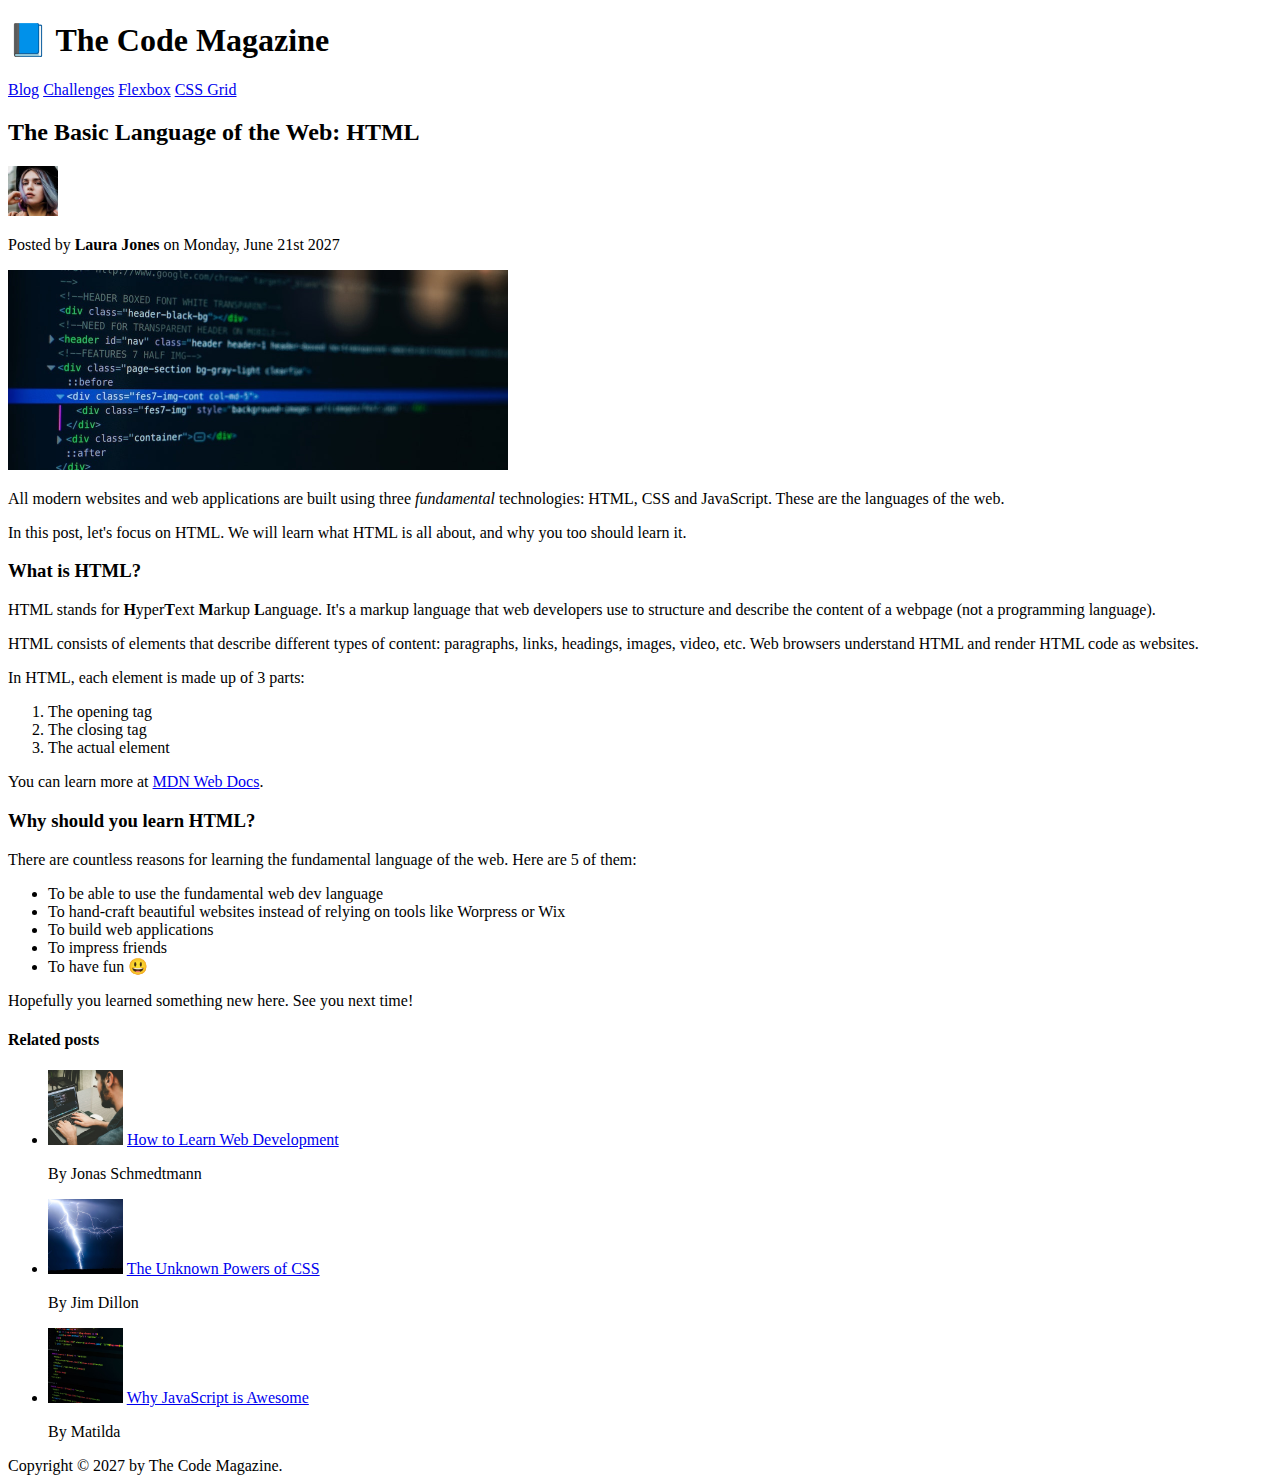
<file: 02-HTML-Fundamentals/index.html>
<!DOCTYPE html>
<html lang="en">
  <head>
    <meta charset="UTF-8" />
    <title>The Basic Language of the Web: HTML</title>
  </head>

  <body>
    <!--
    <h1>The Basic Language of the Web: HTML</h1>
    <h2>The Basic Language of the Web: HTML</h2>
    <h3>The Basic Language of the Web: HTML</h3>
    <h4>The Basic Language of the Web: HTML</h4>
    <h5>The Basic Language of the Web: HTML</h5>
    <h6>The Basic Language of the Web: HTML</h6>
    -->

    <header>
      <h1>📘 The Code Magazine</h1>

      <nav>
        <a href="blog.html">Blog</a>
        <a href="#">Challenges</a>
        <a href="#">Flexbox</a>
        <a href="#">CSS Grid</a>
      </nav>
    </header>

    <article>
      <header>
        <h2>The Basic Language of the Web: HTML</h2>

        <img
          src="img/laura-jones.jpg"
          alt="Headshot of Laura Jones"
          height="50"
          width="50"
        />

        <p>Posted by <strong>Laura Jones</strong> on Monday, June 21st 2027</p>

        <img
          src="img/post-img.jpg"
          alt="HTML code on a screen"
          width="500"
          height="200"
        />
      </header>

      <p>
        All modern websites and web applications are built using three
        <em>fundamental</em>
        technologies: HTML, CSS and JavaScript. These are the languages of the
        web.
      </p>

      <p>
        In this post, let's focus on HTML. We will learn what HTML is all about,
        and why you too should learn it.
      </p>

      <h3>What is HTML?</h3>
      <p>
        HTML stands for <strong>H</strong>yper<strong>T</strong>ext
        <strong>M</strong>arkup <strong>L</strong>anguage. It's a markup
        language that web developers use to structure and describe the content
        of a webpage (not a programming language).
      </p>
      <p>
        HTML consists of elements that describe different types of content:
        paragraphs, links, headings, images, video, etc. Web browsers understand
        HTML and render HTML code as websites.
      </p>
      <p>In HTML, each element is made up of 3 parts:</p>

      <ol>
        <li>The opening tag</li>
        <li>The closing tag</li>
        <li>The actual element</li>
      </ol>

      <p>
        You can learn more at
        <a
          href="https://developer.mozilla.org/en-US/docs/Web/HTML"
          target="_blank"
          >MDN Web Docs</a
        >.
      </p>

      <h3>Why should you learn HTML?</h3>

      <p>
        There are countless reasons for learning the fundamental language of the
        web. Here are 5 of them:
      </p>

      <ul>
        <li>To be able to use the fundamental web dev language</li>
        <li>
          To hand-craft beautiful websites instead of relying on tools like
          Worpress or Wix
        </li>
        <li>To build web applications</li>
        <li>To impress friends</li>
        <li>To have fun 😃</li>
      </ul>

      <p>Hopefully you learned something new here. See you next time!</p>
    </article>

    <aside>
      <h4>Related posts</h4>

      <ul>
        <li>
          <img
            src="img/related-1.jpg"
            alt="Person programming"
            width="75"
            width="75"
          />
          <a href="#">How to Learn Web Development</a>
          <p>By Jonas Schmedtmann</p>
        </li>
        <li>
          <img src="img/related-2.jpg" alt="Lightning" width="75" heigth="75" />
          <a href="#">The Unknown Powers of CSS</a>
          <p>By Jim Dillon</p>
        </li>
        <li>
          <img
            src="img/related-3.jpg"
            alt="JavaScript code on a screen"
            width="75"
            height="75"
          />
          <a href="#">Why JavaScript is Awesome</a>
          <p>By Matilda</p>
        </li>
      </ul>
    </aside>

    <footer>Copyright &copy; 2027 by The Code Magazine.</footer>
  </body>
</html>
</file>
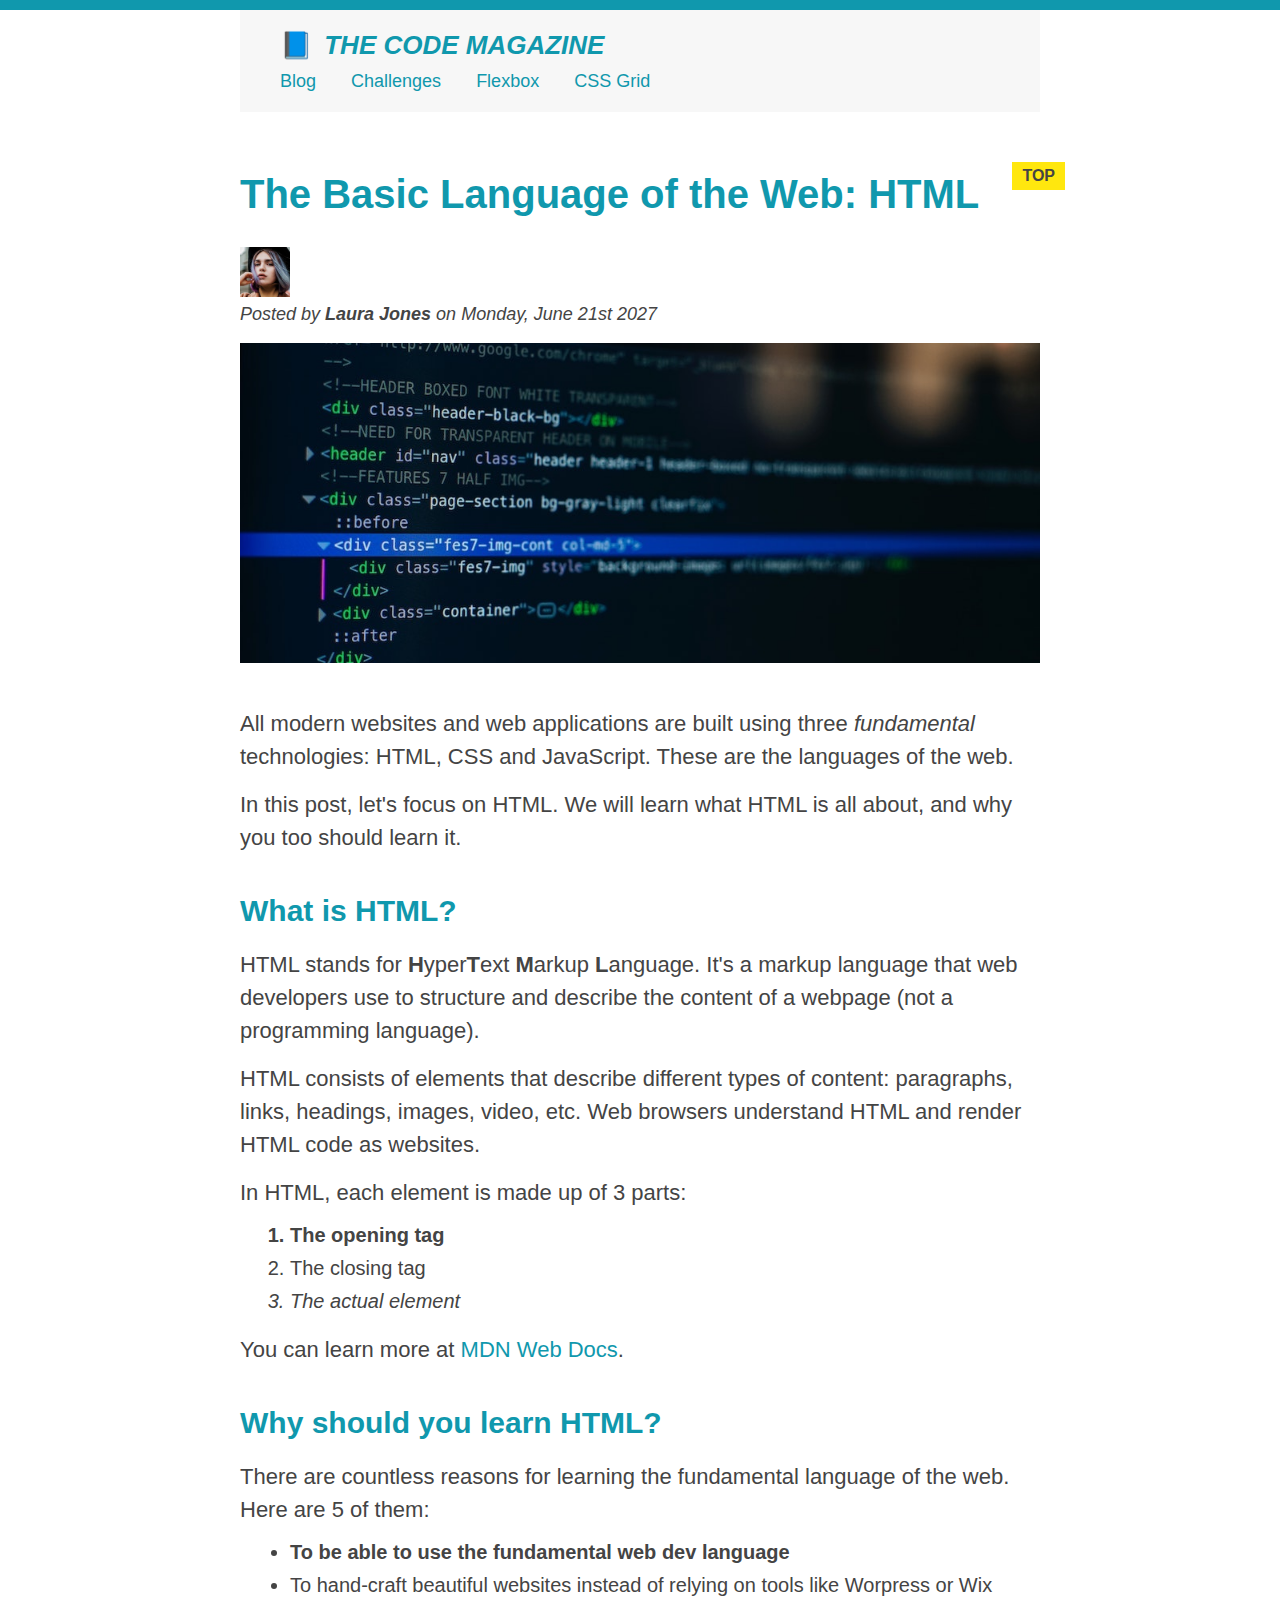
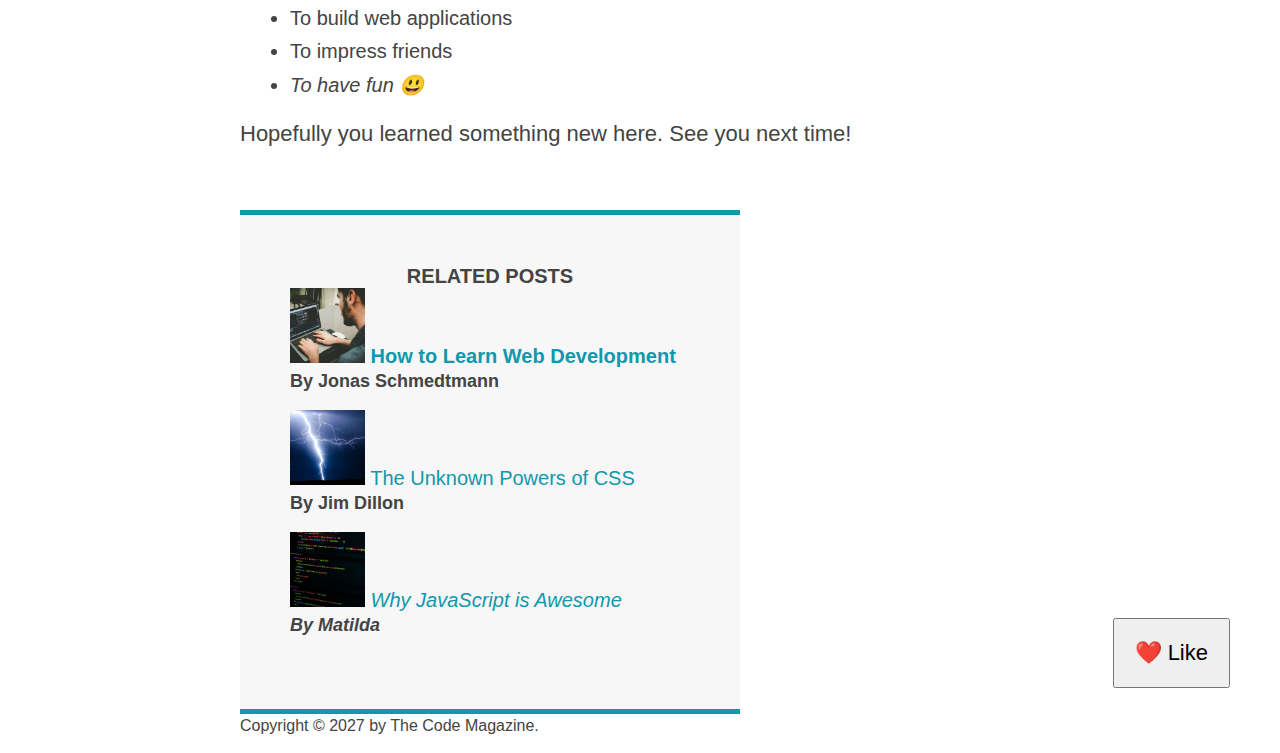
<file: 03-CSS-Fundamentals/index.html>
<!DOCTYPE html>
<html lang="en">
  <head>
    <meta charset="UTF-8" />
    <link href="style.css" rel="stylesheet" />

    <title>The Basic Language of the Web: HTML</title>
  </head>

  <body>
    <!--
    <h1>The Basic Language of the Web: HTML</h1>
    <h2>The Basic Language of the Web: HTML</h2>
    <h3>The Basic Language of the Web: HTML</h3>
    <h4>The Basic Language of the Web: HTML</h4>
    <h5>The Basic Language of the Web: HTML</h5>
    <h6>The Basic Language of the Web: HTML</h6>
    -->

    <div class="container">
      <header class="main-header">
        <h1>📘 The Code Magazine</h1>

        <nav>
          <!-- <strong>This is the navigation</strong> -->
          <a href="blog.html">Blog</a>
          <a href="#">Challenges</a>
          <a href="#">Flexbox</a>
          <a href="#">CSS Grid</a>
        </nav>
      </header>

      <article>
        <header class="post-header">
          <h2>The Basic Language of the Web: HTML</h2>

          <img
            src="img/laura-jones.jpg"
            alt="Headshot of Laura Jones"
            height="50"
            width="50"
          />

          <p id="author">
            Posted by <strong>Laura Jones</strong> on Monday, June 21st 2027
          </p>

          <img
            src="img/post-img.jpg"
            alt="HTML code on a screen"
            width="500"
            height="200"
            class="post-img"
          />
          <button>❤️ Like</button>
        </header>

        <p>
          All modern websites and web applications are built using three
          <em>fundamental</em>
          technologies: HTML, CSS and JavaScript. These are the languages of the
          web.
        </p>

        <p>
          In this post, let's focus on HTML. We will learn what HTML is all
          about, and why you too should learn it.
        </p>

        <h3>What is HTML?</h3>
        <p>
          HTML stands for <strong>H</strong>yper<strong>T</strong>ext
          <strong>M</strong>arkup <strong>L</strong>anguage. It's a markup
          language that web developers use to structure and describe the content
          of a webpage (not a programming language).
        </p>
        <p>
          HTML consists of elements that describe different types of content:
          paragraphs, links, headings, images, video, etc. Web browsers
          understand HTML and render HTML code as websites.
        </p>
        <p>In HTML, each element is made up of 3 parts:</p>

        <ol>
          <li class="first-li">The opening tag</li>
          <li>The closing tag</li>
          <li>The actual element</li>
        </ol>

        <p>
          You can learn more at
          <a
            href="https://developer.mozilla.org/en-US/docs/Web/HTML"
            target="_blank"
            >MDN Web Docs</a
          >.
        </p>

        <h3>Why should you learn HTML?</h3>

        <p>
          There are countless reasons for learning the fundamental language of
          the web. Here are 5 of them:
        </p>

        <ul>
          <li class="first-li">
            To be able to use the fundamental web dev language
          </li>
          <li>
            To hand-craft beautiful websites instead of relying on tools like
            Worpress or Wix
          </li>
          <li>To build web applications</li>
          <li>To impress friends</li>
          <li>To have fun 😃</li>
        </ul>

        <p>Hopefully you learned something new here. See you next time!</p>
      </article>

      <aside>
        <h4>Related posts</h4>

        <ul class="related">
          <li>
            <img
              src="img/related-1.jpg"
              alt="Person programming"
              width="75"
              height="75"
            />
            <a href="#">How to Learn Web Development</a>
            <p class="related-author">By Jonas Schmedtmann</p>
          </li>
          <li>
            <img
              src="img/related-2.jpg"
              alt="Lightning"
              width="75"
              height="75"
            />
            <a href="#">The Unknown Powers of CSS</a>
            <p class="related-author">By Jim Dillon</p>
          </li>
          <li>
            <img
              src="img/related-3.jpg"
              alt="JavaScript code on a screen"
              width="75"
              height="75"
            />
            <a href="#">Why JavaScript is Awesome</a>
            <p class="related-author">By Matilda</p>
          </li>
        </ul>
      </aside>

      <footer>
        <p id="copyright" class="copyright text">
          Copyright &copy; 2027 by The Code Magazine.
        </p>
      </footer>
    </div>
  </body>
</html>
</file>
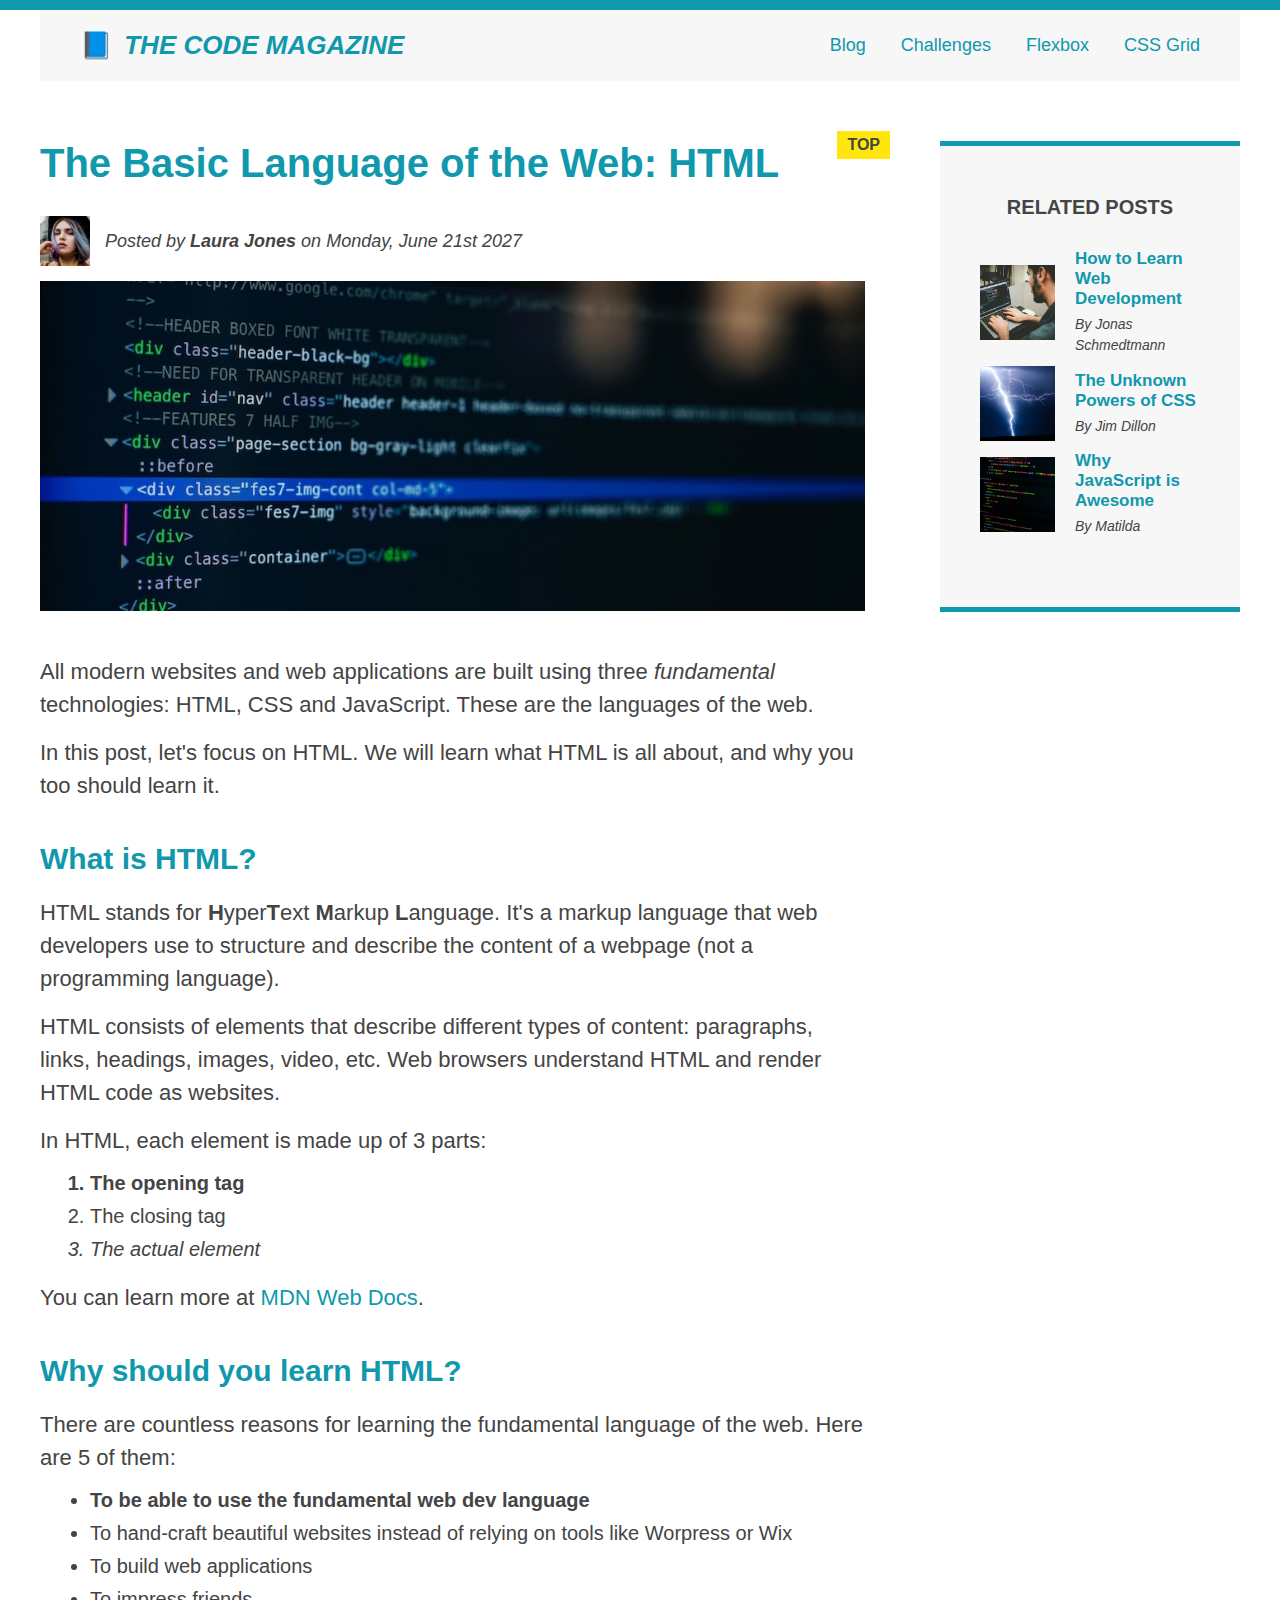
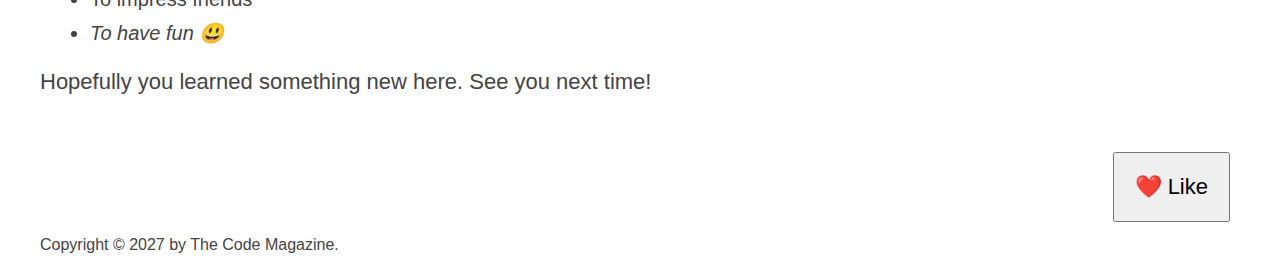
<file: 04-CSS-Layouts/index.html>
<!DOCTYPE html>
<html lang="en">
  <head>
    <meta charset="UTF-8" />
    <link href="style.css" rel="stylesheet" />

    <title>The Basic Language of the Web: HTML</title>
  </head>

  <body>
    <!--
    <h1>The Basic Language of the Web: HTML</h1>
    <h2>The Basic Language of the Web: HTML</h2>
    <h3>The Basic Language of the Web: HTML</h3>
    <h4>The Basic Language of the Web: HTML</h4>
    <h5>The Basic Language of the Web: HTML</h5>
    <h6>The Basic Language of the Web: HTML</h6>
    -->

    <div class="container">
      <header class="main-header clearfix">
        <h1>📘 The Code Magazine</h1>

        <nav>
          <!-- <strong>This is the navigation</strong> -->
          <a href="blog.html">Blog</a>
          <a href="#">Challenges</a>
          <a href="flexbox.html">Flexbox</a>
          <a href="css-grid.html">CSS Grid</a>
        </nav>
        <!-- <div class="clear"></div> -->
      </header>
      <!-- <div class="row"> -->
      <article>
        <header class="post-header">
          <h2>The Basic Language of the Web: HTML</h2>
          <div class="author-box">
            <img
              src="img/laura-jones.jpg"
              alt="Headshot of Laura Jones"
              height="50"
              width="50"
              class="author-img"
            />

            <p id="author" class="author">
              Posted by <strong>Laura Jones</strong> on Monday, June 21st 2027
            </p>
          </div>
          <img
            src="img/post-img.jpg"
            alt="HTML code on a screen"
            width="500"
            height="200"
            class="post-img"
          />
          <button>❤️ Like</button>
        </header>

        <p>
          All modern websites and web applications are built using three
          <em>fundamental</em>
          technologies: HTML, CSS and JavaScript. These are the languages of the
          web.
        </p>

        <p>
          In this post, let's focus on HTML. We will learn what HTML is all
          about, and why you too should learn it.
        </p>

        <h3>What is HTML?</h3>
        <p>
          HTML stands for <strong>H</strong>yper<strong>T</strong>ext
          <strong>M</strong>arkup <strong>L</strong>anguage. It's a markup
          language that web developers use to structure and describe the content
          of a webpage (not a programming language).
        </p>
        <p>
          HTML consists of elements that describe different types of content:
          paragraphs, links, headings, images, video, etc. Web browsers
          understand HTML and render HTML code as websites.
        </p>
        <p>In HTML, each element is made up of 3 parts:</p>

        <ol>
          <li class="first-li">The opening tag</li>
          <li>The closing tag</li>
          <li>The actual element</li>
        </ol>

        <p>
          You can learn more at
          <a
            href="https://developer.mozilla.org/en-US/docs/Web/HTML"
            target="_blank"
            >MDN Web Docs</a
          >.
        </p>

        <h3>Why should you learn HTML?</h3>

        <p>
          There are countless reasons for learning the fundamental language of
          the web. Here are 5 of them:
        </p>

        <ul>
          <li class="first-li">
            To be able to use the fundamental web dev language
          </li>
          <li>
            To hand-craft beautiful websites instead of relying on tools like
            Worpress or Wix
          </li>
          <li>To build web applications</li>
          <li>To impress friends</li>
          <li>To have fun 😃</li>
        </ul>

        <p>Hopefully you learned something new here. See you next time!</p>
      </article>

      <aside>
        <h4>Related posts</h4>

        <ul class="related">
          <li class="related-post">
            <img
              src="img/related-1.jpg"
              alt="Person programming"
              width="75"
              height="75"
            />
            <div>
              <a href="#" class="related-link">How to Learn Web Development</a>
              <p class="related-author">By Jonas Schmedtmann</p>
            </div>
          </li>
          <li class="related-post">
            <img
              src="img/related-2.jpg"
              alt="Lightning"
              width="75"
              height="75"
            />
            <div>
              <a href="#" class="related-link">The Unknown Powers of CSS</a>
              <p class="related-author">By Jim Dillon</p>
            </div>
          </li>
          <li class="related-post">
            <img
              src="img/related-3.jpg"
              alt="JavaScript code on a screen"
              width="75"
              height="75"
            />
            <div>
              <a href="#" class="related-link">Why JavaScript is Awesome</a>
              <p class="related-author">By Matilda</p>
            </div>
          </li>
        </ul>
      </aside>
      <!-- </div> -->

      <footer>
        <p id="copyright" class="copyright text">
          Copyright &copy; 2027 by The Code Magazine.
        </p>
      </footer>
    </div>
  </body>
</html>
</file>
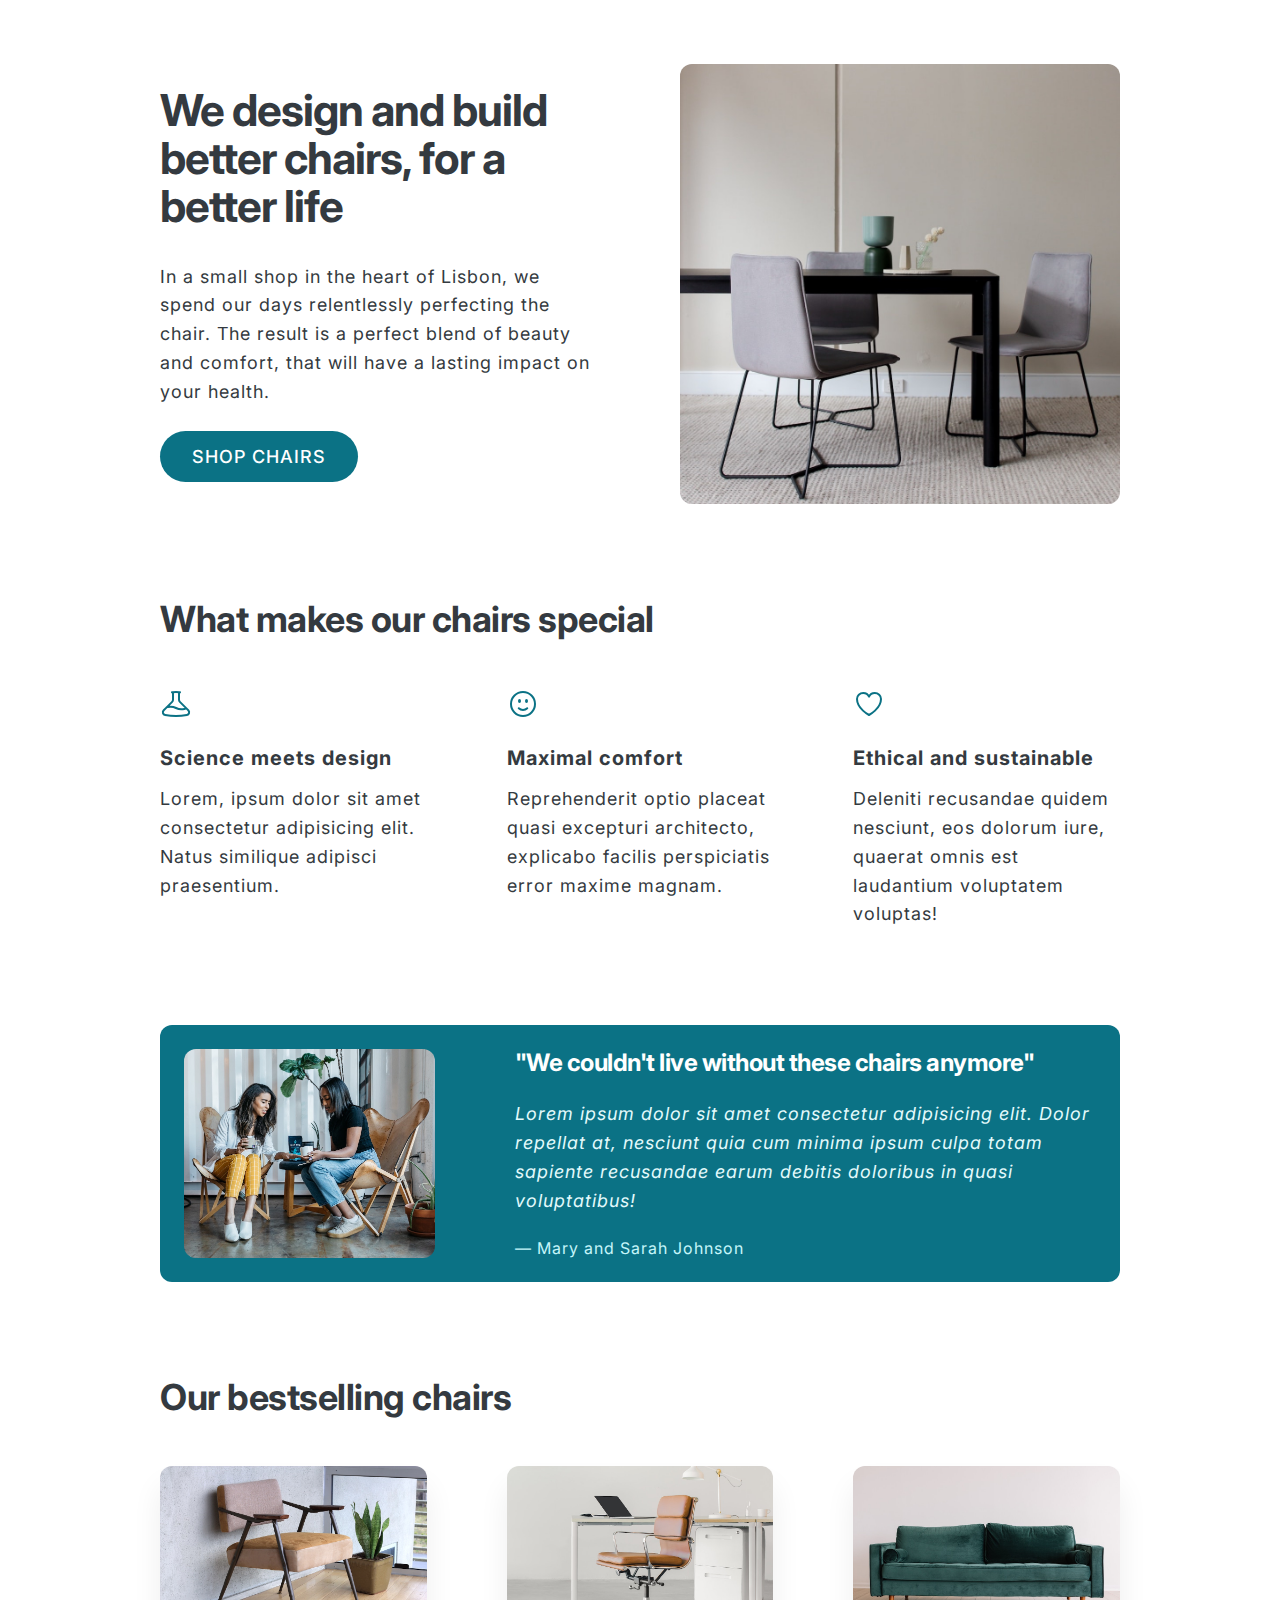
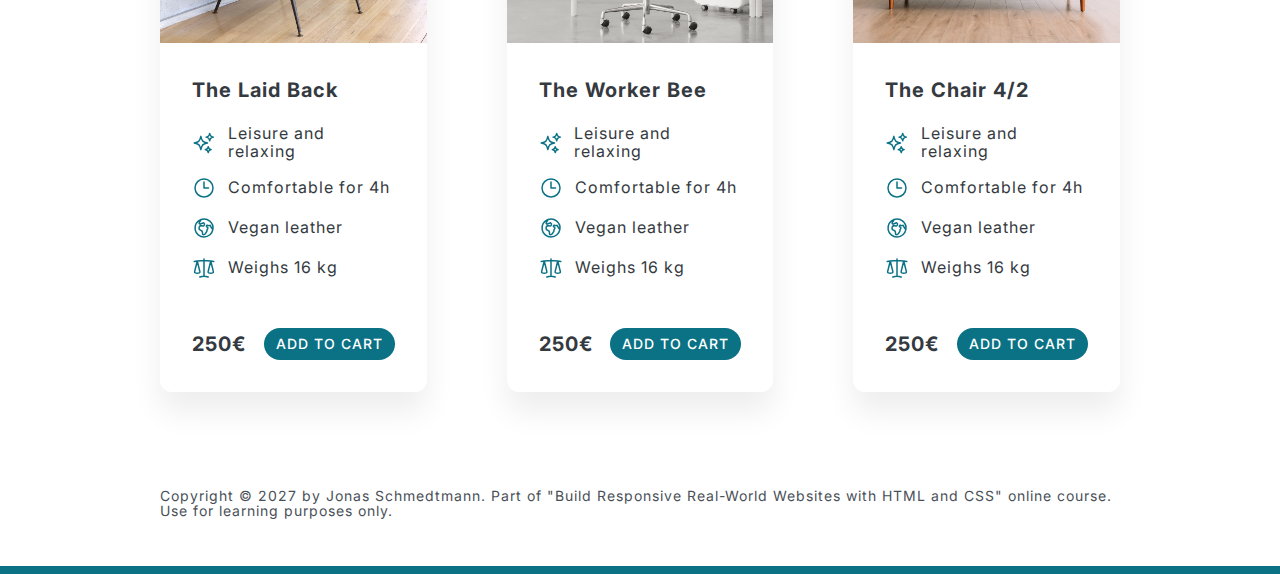
<file: 05-Design/index.html>
<!DOCTYPE html>
<html lang="en">
  <head>
    <meta charset="UTF-8" />
    <meta http-equiv="X-UA-Compatible" content="IE=edge" />
    <meta name="viewport" content="width=device-width, initial-scale=1.0" />
    <link rel="preconnect" href="https://fonts.googleapis.com" />
    <link rel="preconnect" href="https://fonts.gstatic.com" crossorigin />
    <link
      href="https://fonts.googleapis.com/css2?family=Inter:wght@100..900&display=swap"
      rel="stylesheet"
    />

    <link rel="stylesheet" href="style.css" />
    <title>Lisbon Chair Shop</title>
  </head>
  <body>
    <div class="container">
      <header>
        <div class="header-text-box">
          <h1>We design and build better chairs, for a better life</h1>
          <p class="header-text">
            In a small shop in the heart of Lisbon, we spend our days
            relentlessly perfecting the chair. The result is a perfect blend of
            beauty and comfort, that will have a lasting impact on your health.
          </p>
          <a class="btn btn--big" href="#">Shop chairs</a>
        </div>
        <img src="hero.jpg" alt="Photo" />
      </header>

      <section>
        <h2>What makes our chairs special</h2>
        <div class="grid-3-cols">
          <div>
            <svg
              xmlns="http://www.w3.org/2000/svg"
              fill="none"
              viewBox="0 0 24 24"
              stroke-width="1.5"
              stroke="currentColor"
              class="features-icon"
            >
              <path
                stroke-linecap="round"
                stroke-linejoin="round"
                d="M9.75 3.104v5.714a2.25 2.25 0 0 1-.659 1.591L5 14.5M9.75 3.104c-.251.023-.501.05-.75.082m.75-.082a24.301 24.301 0 0 1 4.5 0m0 0v5.714c0 .597.237 1.17.659 1.591L19.8 15.3M14.25 3.104c.251.023.501.05.75.082M19.8 15.3l-1.57.393A9.065 9.065 0 0 1 12 15a9.065 9.065 0 0 0-6.23-.693L5 14.5m14.8.8 1.402 1.402c1.232 1.232.65 3.318-1.067 3.611A48.309 48.309 0 0 1 12 21c-2.773 0-5.491-.235-8.135-.687-1.718-.293-2.3-2.379-1.067-3.61L5 14.5"
              />
            </svg>

            <p class="features-title"><strong>Science meets design</strong></p>
            <p class="features-text">
              Lorem, ipsum dolor sit amet consectetur adipisicing elit. Natus
              similique adipisci praesentium.
            </p>
          </div>

          <div>
            <svg
              xmlns="http://www.w3.org/2000/svg"
              fill="none"
              viewBox="0 0 24 24"
              stroke-width="1.5"
              stroke="currentColor"
              class="features-icon"
            >
              <path
                stroke-linecap="round"
                stroke-linejoin="round"
                d="M15.182 15.182a4.5 4.5 0 0 1-6.364 0M21 12a9 9 0 1 1-18 0 9 9 0 0 1 18 0ZM9.75 9.75c0 .414-.168.75-.375.75S9 10.164 9 9.75 9.168 9 9.375 9s.375.336.375.75Zm-.375 0h.008v.015h-.008V9.75Zm5.625 0c0 .414-.168.75-.375.75s-.375-.336-.375-.75.168-.75.375-.75.375.336.375.75Zm-.375 0h.008v.015h-.008V9.75Z"
              />
            </svg>

            <p class="features-title">
              <strong>Maximal comfort</strong>
            </p>
            <p class="features-text">
              Reprehenderit optio placeat quasi excepturi architecto, explicabo
              facilis perspiciatis error maxime magnam.
            </p>
          </div>

          <div>
            <svg
              xmlns="http://www.w3.org/2000/svg"
              fill="none"
              viewBox="0 0 24 24"
              stroke-width="1.5"
              stroke="currentColor"
              class="features-icon"
            >
              <path
                stroke-linecap="round"
                stroke-linejoin="round"
                d="M21 8.25c0-2.485-2.099-4.5-4.688-4.5-1.935 0-3.597 1.126-4.312 2.733-.715-1.607-2.377-2.733-4.313-2.733C5.1 3.75 3 5.765 3 8.25c0 7.22 9 12 9 12s9-4.78 9-12Z"
              />
            </svg>

            <p class="features-title">
              <strong>Ethical and sustainable</strong>
            </p>
            <p class="features-text">
              Deleniti recusandae quidem nesciunt, eos dolorum iure, quaerat
              omnis est laudantium voluptatem voluptas!
            </p>
          </div>
        </div>
      </section>

      <section class="testimonial-section">
        <div class="grid-3-cols">
          <img src="customers.jpg" alt="People sitting on chairs" />
          <div class="testimonial-box">
            <h2>"We couldn't live without these chairs anymore"</h2>
            <blockquote class="testimonial-text">
              Lorem ipsum dolor sit amet consectetur adipisicing elit. Dolor
              repellat at, nesciunt quia cum minima ipsum culpa totam sapiente
              recusandae earum debitis doloribus in quasi voluptatibus!
            </blockquote>
            <p class="testimonial-author">&mdash; Mary and Sarah Johnson</p>
          </div>
        </div>
      </section>

      <section>
        <h2>Our bestselling chairs</h2>
        <div class="grid-3-cols">
          <figure class="chair">
            <img src="chair-1.jpg" alt="Chair" />
            <div class="chair-box">
              <h3>The Laid Back</h3>
              <ul class="chair-details">
                <li>
                  <svg
                    xmlns="http://www.w3.org/2000/svg"
                    fill="none"
                    viewBox="0 0 24 24"
                    stroke-width="1.5"
                    stroke="currentColor"
                    class="chair-icon"
                  >
                    <path
                      stroke-linecap="round"
                      stroke-linejoin="round"
                      d="M9.813 15.904 9 18.75l-.813-2.846a4.5 4.5 0 0 0-3.09-3.09L2.25 12l2.846-.813a4.5 4.5 0 0 0 3.09-3.09L9 5.25l.813 2.846a4.5 4.5 0 0 0 3.09 3.09L15.75 12l-2.846.813a4.5 4.5 0 0 0-3.09 3.09ZM18.259 8.715 18 9.75l-.259-1.035a3.375 3.375 0 0 0-2.455-2.456L14.25 6l1.036-.259a3.375 3.375 0 0 0 2.455-2.456L18 2.25l.259 1.035a3.375 3.375 0 0 0 2.456 2.456L21.75 6l-1.035.259a3.375 3.375 0 0 0-2.456 2.456ZM16.894 20.567 16.5 21.75l-.394-1.183a2.25 2.25 0 0 0-1.423-1.423L13.5 18.75l1.183-.394a2.25 2.25 0 0 0 1.423-1.423l.394-1.183.394 1.183a2.25 2.25 0 0 0 1.423 1.423l1.183.394-1.183.394a2.25 2.25 0 0 0-1.423 1.423Z"
                    />
                  </svg>

                  <!-- Span is a generic INLINE text element, it doesn't have any meaning. It's like a div element, but inline -->
                  <span>Leisure and relaxing</span>
                </li>
                <li>
                  <svg
                    xmlns="http://www.w3.org/2000/svg"
                    fill="none"
                    viewBox="0 0 24 24"
                    stroke-width="1.5"
                    stroke="currentColor"
                    class="chair-icon"
                  >
                    <path
                      stroke-linecap="round"
                      stroke-linejoin="round"
                      d="M12 6v6h4.5m4.5 0a9 9 0 1 1-18 0 9 9 0 0 1 18 0Z"
                    />
                  </svg>

                  <span>Comfortable for 4h</span>
                </li>
                <li>
                  <svg
                    xmlns="http://www.w3.org/2000/svg"
                    fill="none"
                    viewBox="0 0 24 24"
                    stroke-width="1.5"
                    stroke="currentColor"
                    class="chair-icon"
                  >
                    <path
                      stroke-linecap="round"
                      stroke-linejoin="round"
                      d="m20.893 13.393-1.135-1.135a2.252 2.252 0 0 1-.421-.585l-1.08-2.16a.414.414 0 0 0-.663-.107.827.827 0 0 1-.812.21l-1.273-.363a.89.89 0 0 0-.738 1.595l.587.39c.59.395.674 1.23.172 1.732l-.2.2c-.212.212-.33.498-.33.796v.41c0 .409-.11.809-.32 1.158l-1.315 2.191a2.11 2.11 0 0 1-1.81 1.025 1.055 1.055 0 0 1-1.055-1.055v-1.172c0-.92-.56-1.747-1.414-2.089l-.655-.261a2.25 2.25 0 0 1-1.383-2.46l.007-.042a2.25 2.25 0 0 1 .29-.787l.09-.15a2.25 2.25 0 0 1 2.37-1.048l1.178.236a1.125 1.125 0 0 0 1.302-.795l.208-.73a1.125 1.125 0 0 0-.578-1.315l-.665-.332-.091.091a2.25 2.25 0 0 1-1.591.659h-.18c-.249 0-.487.1-.662.274a.931.931 0 0 1-1.458-1.137l1.411-2.353a2.25 2.25 0 0 0 .286-.76m11.928 9.869A9 9 0 0 0 8.965 3.525m11.928 9.868A9 9 0 1 1 8.965 3.525"
                    />
                  </svg>

                  <span>Vegan leather</span>
                </li>
                <li>
                  <svg
                    xmlns="http://www.w3.org/2000/svg"
                    fill="none"
                    viewBox="0 0 24 24"
                    stroke-width="1.5"
                    stroke="currentColor"
                    class="chair-icon"
                  >
                    <path
                      stroke-linecap="round"
                      stroke-linejoin="round"
                      d="M12 3v17.25m0 0c-1.472 0-2.882.265-4.185.75M12 20.25c1.472 0 2.882.265 4.185.75M18.75 4.97A48.416 48.416 0 0 0 12 4.5c-2.291 0-4.545.16-6.75.47m13.5 0c1.01.143 2.01.317 3 .52m-3-.52 2.62 10.726c.122.499-.106 1.028-.589 1.202a5.988 5.988 0 0 1-2.031.352 5.988 5.988 0 0 1-2.031-.352c-.483-.174-.711-.703-.59-1.202L18.75 4.971Zm-16.5.52c.99-.203 1.99-.377 3-.52m0 0 2.62 10.726c.122.499-.106 1.028-.589 1.202a5.989 5.989 0 0 1-2.031.352 5.989 5.989 0 0 1-2.031-.352c-.483-.174-.711-.703-.59-1.202L5.25 4.971Z"
                    />
                  </svg>

                  <span>Weighs 16 kg</span>
                </li>
              </ul>
              <div class="chair-price">
                <strong>250€</strong>
                <a href="#" class="btn btn--small">Add to cart</a>
              </div>
            </div>
          </figure>
          <figure class="chair">
            <img src="chair-2.jpg" alt="Chair" />
            <div class="chair-box">
              <h3>The Worker Bee</h3>
              <ul class="chair-details">
                <li>
                  <svg
                    xmlns="http://www.w3.org/2000/svg"
                    fill="none"
                    viewBox="0 0 24 24"
                    stroke-width="1.5"
                    stroke="currentColor"
                    class="chair-icon"
                  >
                    <path
                      stroke-linecap="round"
                      stroke-linejoin="round"
                      d="M9.813 15.904 9 18.75l-.813-2.846a4.5 4.5 0 0 0-3.09-3.09L2.25 12l2.846-.813a4.5 4.5 0 0 0 3.09-3.09L9 5.25l.813 2.846a4.5 4.5 0 0 0 3.09 3.09L15.75 12l-2.846.813a4.5 4.5 0 0 0-3.09 3.09ZM18.259 8.715 18 9.75l-.259-1.035a3.375 3.375 0 0 0-2.455-2.456L14.25 6l1.036-.259a3.375 3.375 0 0 0 2.455-2.456L18 2.25l.259 1.035a3.375 3.375 0 0 0 2.456 2.456L21.75 6l-1.035.259a3.375 3.375 0 0 0-2.456 2.456ZM16.894 20.567 16.5 21.75l-.394-1.183a2.25 2.25 0 0 0-1.423-1.423L13.5 18.75l1.183-.394a2.25 2.25 0 0 0 1.423-1.423l.394-1.183.394 1.183a2.25 2.25 0 0 0 1.423 1.423l1.183.394-1.183.394a2.25 2.25 0 0 0-1.423 1.423Z"
                    />
                  </svg>

                  <!-- Span is a generic INLINE text element, it doesn't have any meaning. It's like a div element, but inline -->
                  <span>Leisure and relaxing</span>
                </li>
                <li>
                  <svg
                    xmlns="http://www.w3.org/2000/svg"
                    fill="none"
                    viewBox="0 0 24 24"
                    stroke-width="1.5"
                    stroke="currentColor"
                    class="chair-icon"
                  >
                    <path
                      stroke-linecap="round"
                      stroke-linejoin="round"
                      d="M12 6v6h4.5m4.5 0a9 9 0 1 1-18 0 9 9 0 0 1 18 0Z"
                    />
                  </svg>

                  <span>Comfortable for 4h</span>
                </li>
                <li>
                  <svg
                    xmlns="http://www.w3.org/2000/svg"
                    fill="none"
                    viewBox="0 0 24 24"
                    stroke-width="1.5"
                    stroke="currentColor"
                    class="chair-icon"
                  >
                    <path
                      stroke-linecap="round"
                      stroke-linejoin="round"
                      d="m20.893 13.393-1.135-1.135a2.252 2.252 0 0 1-.421-.585l-1.08-2.16a.414.414 0 0 0-.663-.107.827.827 0 0 1-.812.21l-1.273-.363a.89.89 0 0 0-.738 1.595l.587.39c.59.395.674 1.23.172 1.732l-.2.2c-.212.212-.33.498-.33.796v.41c0 .409-.11.809-.32 1.158l-1.315 2.191a2.11 2.11 0 0 1-1.81 1.025 1.055 1.055 0 0 1-1.055-1.055v-1.172c0-.92-.56-1.747-1.414-2.089l-.655-.261a2.25 2.25 0 0 1-1.383-2.46l.007-.042a2.25 2.25 0 0 1 .29-.787l.09-.15a2.25 2.25 0 0 1 2.37-1.048l1.178.236a1.125 1.125 0 0 0 1.302-.795l.208-.73a1.125 1.125 0 0 0-.578-1.315l-.665-.332-.091.091a2.25 2.25 0 0 1-1.591.659h-.18c-.249 0-.487.1-.662.274a.931.931 0 0 1-1.458-1.137l1.411-2.353a2.25 2.25 0 0 0 .286-.76m11.928 9.869A9 9 0 0 0 8.965 3.525m11.928 9.868A9 9 0 1 1 8.965 3.525"
                    />
                  </svg>

                  <span>Vegan leather</span>
                </li>
                <li>
                  <svg
                    xmlns="http://www.w3.org/2000/svg"
                    fill="none"
                    viewBox="0 0 24 24"
                    stroke-width="1.5"
                    stroke="currentColor"
                    class="chair-icon"
                  >
                    <path
                      stroke-linecap="round"
                      stroke-linejoin="round"
                      d="M12 3v17.25m0 0c-1.472 0-2.882.265-4.185.75M12 20.25c1.472 0 2.882.265 4.185.75M18.75 4.97A48.416 48.416 0 0 0 12 4.5c-2.291 0-4.545.16-6.75.47m13.5 0c1.01.143 2.01.317 3 .52m-3-.52 2.62 10.726c.122.499-.106 1.028-.589 1.202a5.988 5.988 0 0 1-2.031.352 5.988 5.988 0 0 1-2.031-.352c-.483-.174-.711-.703-.59-1.202L18.75 4.971Zm-16.5.52c.99-.203 1.99-.377 3-.52m0 0 2.62 10.726c.122.499-.106 1.028-.589 1.202a5.989 5.989 0 0 1-2.031.352 5.989 5.989 0 0 1-2.031-.352c-.483-.174-.711-.703-.59-1.202L5.25 4.971Z"
                    />
                  </svg>

                  <span>Weighs 16 kg</span>
                </li>
              </ul>
              <div class="chair-price">
                <strong>250€</strong>
                <a href="#" class="btn btn--small">Add to cart</a>
              </div>
            </div>
          </figure>

          <figure class="chair">
            <img src="chair-3.jpg" alt="Chair" />
            <div class="chair-box">
              <h3>The Chair 4/2</h3>
              <ul class="chair-details">
                <li>
                  <svg
                    xmlns="http://www.w3.org/2000/svg"
                    fill="none"
                    viewBox="0 0 24 24"
                    stroke-width="1.5"
                    stroke="currentColor"
                    class="chair-icon"
                  >
                    <path
                      stroke-linecap="round"
                      stroke-linejoin="round"
                      d="M9.813 15.904 9 18.75l-.813-2.846a4.5 4.5 0 0 0-3.09-3.09L2.25 12l2.846-.813a4.5 4.5 0 0 0 3.09-3.09L9 5.25l.813 2.846a4.5 4.5 0 0 0 3.09 3.09L15.75 12l-2.846.813a4.5 4.5 0 0 0-3.09 3.09ZM18.259 8.715 18 9.75l-.259-1.035a3.375 3.375 0 0 0-2.455-2.456L14.25 6l1.036-.259a3.375 3.375 0 0 0 2.455-2.456L18 2.25l.259 1.035a3.375 3.375 0 0 0 2.456 2.456L21.75 6l-1.035.259a3.375 3.375 0 0 0-2.456 2.456ZM16.894 20.567 16.5 21.75l-.394-1.183a2.25 2.25 0 0 0-1.423-1.423L13.5 18.75l1.183-.394a2.25 2.25 0 0 0 1.423-1.423l.394-1.183.394 1.183a2.25 2.25 0 0 0 1.423 1.423l1.183.394-1.183.394a2.25 2.25 0 0 0-1.423 1.423Z"
                    />
                  </svg>

                  <!-- Span is a generic INLINE text element, it doesn't have any meaning. It's like a div element, but inline -->
                  <span>Leisure and relaxing</span>
                </li>
                <li>
                  <svg
                    xmlns="http://www.w3.org/2000/svg"
                    fill="none"
                    viewBox="0 0 24 24"
                    stroke-width="1.5"
                    stroke="currentColor"
                    class="chair-icon"
                  >
                    <path
                      stroke-linecap="round"
                      stroke-linejoin="round"
                      d="M12 6v6h4.5m4.5 0a9 9 0 1 1-18 0 9 9 0 0 1 18 0Z"
                    />
                  </svg>

                  <span>Comfortable for 4h</span>
                </li>
                <li>
                  <svg
                    xmlns="http://www.w3.org/2000/svg"
                    fill="none"
                    viewBox="0 0 24 24"
                    stroke-width="1.5"
                    stroke="currentColor"
                    class="chair-icon"
                  >
                    <path
                      stroke-linecap="round"
                      stroke-linejoin="round"
                      d="m20.893 13.393-1.135-1.135a2.252 2.252 0 0 1-.421-.585l-1.08-2.16a.414.414 0 0 0-.663-.107.827.827 0 0 1-.812.21l-1.273-.363a.89.89 0 0 0-.738 1.595l.587.39c.59.395.674 1.23.172 1.732l-.2.2c-.212.212-.33.498-.33.796v.41c0 .409-.11.809-.32 1.158l-1.315 2.191a2.11 2.11 0 0 1-1.81 1.025 1.055 1.055 0 0 1-1.055-1.055v-1.172c0-.92-.56-1.747-1.414-2.089l-.655-.261a2.25 2.25 0 0 1-1.383-2.46l.007-.042a2.25 2.25 0 0 1 .29-.787l.09-.15a2.25 2.25 0 0 1 2.37-1.048l1.178.236a1.125 1.125 0 0 0 1.302-.795l.208-.73a1.125 1.125 0 0 0-.578-1.315l-.665-.332-.091.091a2.25 2.25 0 0 1-1.591.659h-.18c-.249 0-.487.1-.662.274a.931.931 0 0 1-1.458-1.137l1.411-2.353a2.25 2.25 0 0 0 .286-.76m11.928 9.869A9 9 0 0 0 8.965 3.525m11.928 9.868A9 9 0 1 1 8.965 3.525"
                    />
                  </svg>

                  <span>Vegan leather</span>
                </li>
                <li>
                  <svg
                    xmlns="http://www.w3.org/2000/svg"
                    fill="none"
                    viewBox="0 0 24 24"
                    stroke-width="1.5"
                    stroke="currentColor"
                    class="chair-icon"
                  >
                    <path
                      stroke-linecap="round"
                      stroke-linejoin="round"
                      d="M12 3v17.25m0 0c-1.472 0-2.882.265-4.185.75M12 20.25c1.472 0 2.882.265 4.185.75M18.75 4.97A48.416 48.416 0 0 0 12 4.5c-2.291 0-4.545.16-6.75.47m13.5 0c1.01.143 2.01.317 3 .52m-3-.52 2.62 10.726c.122.499-.106 1.028-.589 1.202a5.988 5.988 0 0 1-2.031.352 5.988 5.988 0 0 1-2.031-.352c-.483-.174-.711-.703-.59-1.202L18.75 4.971Zm-16.5.52c.99-.203 1.99-.377 3-.52m0 0 2.62 10.726c.122.499-.106 1.028-.589 1.202a5.989 5.989 0 0 1-2.031.352 5.989 5.989 0 0 1-2.031-.352c-.483-.174-.711-.703-.59-1.202L5.25 4.971Z"
                    />
                  </svg>

                  <span>Weighs 16 kg</span>
                </li>
              </ul>
              <div class="chair-price">
                <strong>250€</strong>
                <a href="#" class="btn btn--small">Add to cart</a>
              </div>
            </div>
          </figure>
        </div>
      </section>

      <footer>
        Copyright &copy; 2027 by Jonas Schmedtmann. Part of "Build Responsive
        Real-World Websites with HTML and CSS" online course. Use for learning
        purposes only.
      </footer>
    </div>
  </body>
</html>
</file>
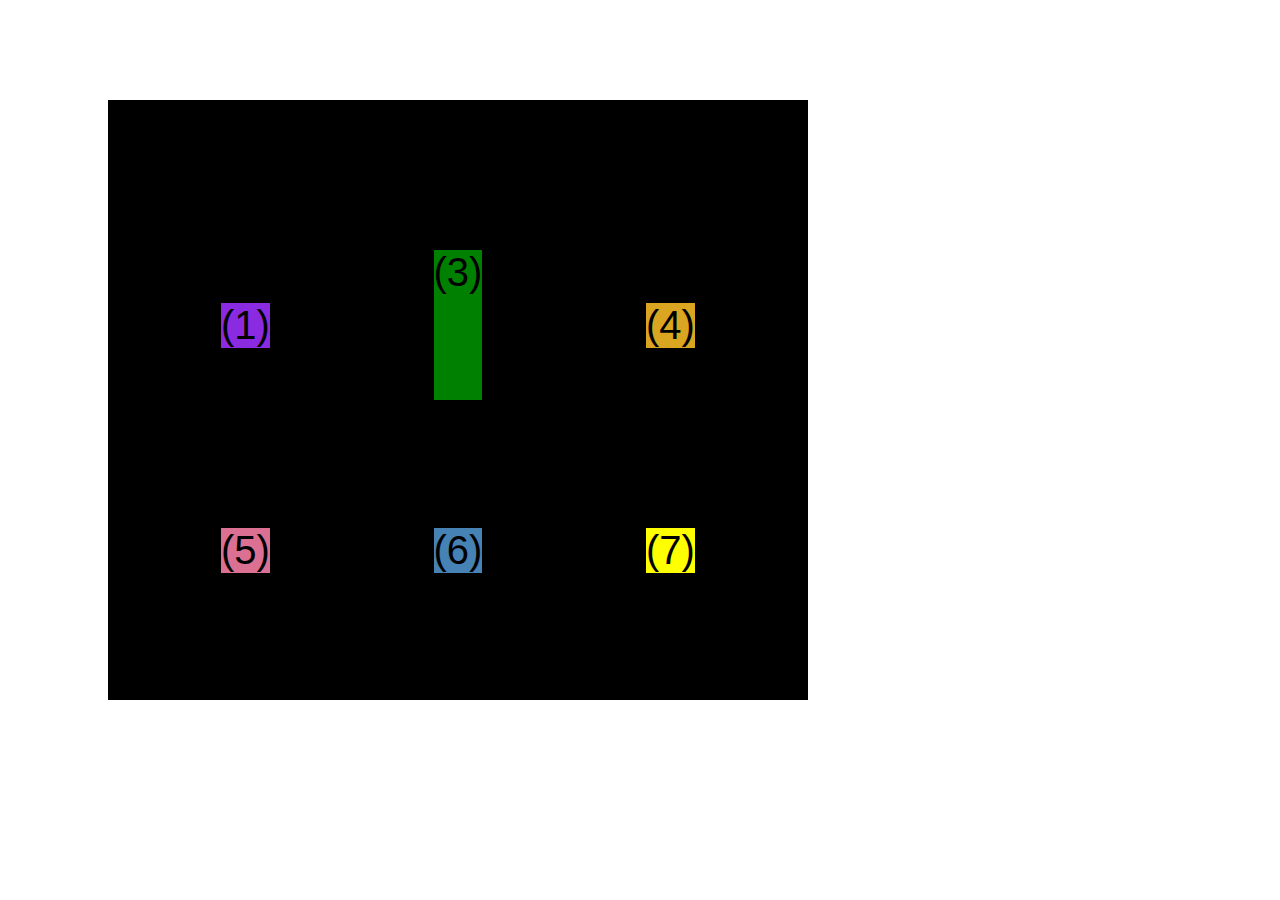
<file: 04-CSS-Layouts/css-grid.html>
<!DOCTYPE html>
<html lang="en">
  <head>
    <meta charset="UTF-8" />
    <meta http-equiv="X-UA-Compatible" content="IE=edge" />
    <meta name="viewport" content="width=device-width, initial-scale=1.0" />
    <title>CSS Grid</title>
    <style>
      .el--1 {
        background-color: blueviolet;
      }
      .el--2 {
        background-color: orangered;
      }
      .el--3 {
        background-color: green;
        height: 150px;
      }
      .el--4 {
        background-color: goldenrod;
      }
      .el--5 {
        background-color: palevioletred;
      }
      .el--6 {
        background-color: steelblue;
      }
      .el--7 {
        background-color: yellow;
      }
      .el--8 {
        background-color: crimson;
      }

      .container--1 {
        /* STARTER */
        font-family: sans-serif;
        background-color: #ddd;
        font-size: 30px;
        margin: 40px;

        /* CSS GRID */
        display: grid;
        /* grid-template-columns: 1fr 1fr 1fr auto; */
        /* grid-template-rows: 300px 200px; */
        grid-template-columns: repeat(4, 1fr);
        grid-template-rows: 1fr 1fr;
        /* height: 520px; */

        /* gap: 30px; */
        column-gap: 20px;
        row-gap: 40px;
        display: none;
      }
      .el--8 {
        grid-column: 2 / 3;
        /* grid-row: 1/ span 2;  */
        grid-row: 1 / 2;
      }
      .el--2 {
        /* grid-column: 1 / 4; */
        /* grid-row: 1 / span 4; */
        grid-column: 1 / -1;
        grid-row: 2;
      }

      .container--2 {
        /* STARTER */

        font-family: sans-serif;
        background-color: black;
        font-size: 40px;
        margin: 100px;

        width: 700px;
        height: 600px;

        /* CSS GRID */
        display: grid;
        grid-template-columns: 125px 200px 125px;
        grid-template-rows: 250px 100px;
        gap: 50px;

        justify-content: center;
        align-content: center;

        align-items: center;
        justify-items: center;
      }

      .el--3 {
        align-self: center;
        justify-self: center;
      }
    </style>
  </head>
  <body>
    <div class="container--1">
      <div class="el el--1">(1) HTML</div>
      <div class="el el--2">(2) and</div>
      <div class="el el--3">(3) CSS</div>
      <div class="el el--4">(4) are</div>
      <div class="el el--5">(5) amazing</div>
      <div class="el el--6">(6) languages</div>
      <div class="el el--7">(7) to</div>
      <div class="el el--8">(8) learn</div>
    </div>

    <div class="container--2">
      <div class="el el--1">(1)</div>
      <div class="el el--3">(3)</div>
      <div class="el el--4">(4)</div>
      <div class="el el--5">(5)</div>
      <div class="el el--6">(6)</div>
      <div class="el el--7">(7)</div>
    </div>
  </body>
</html>
</file>
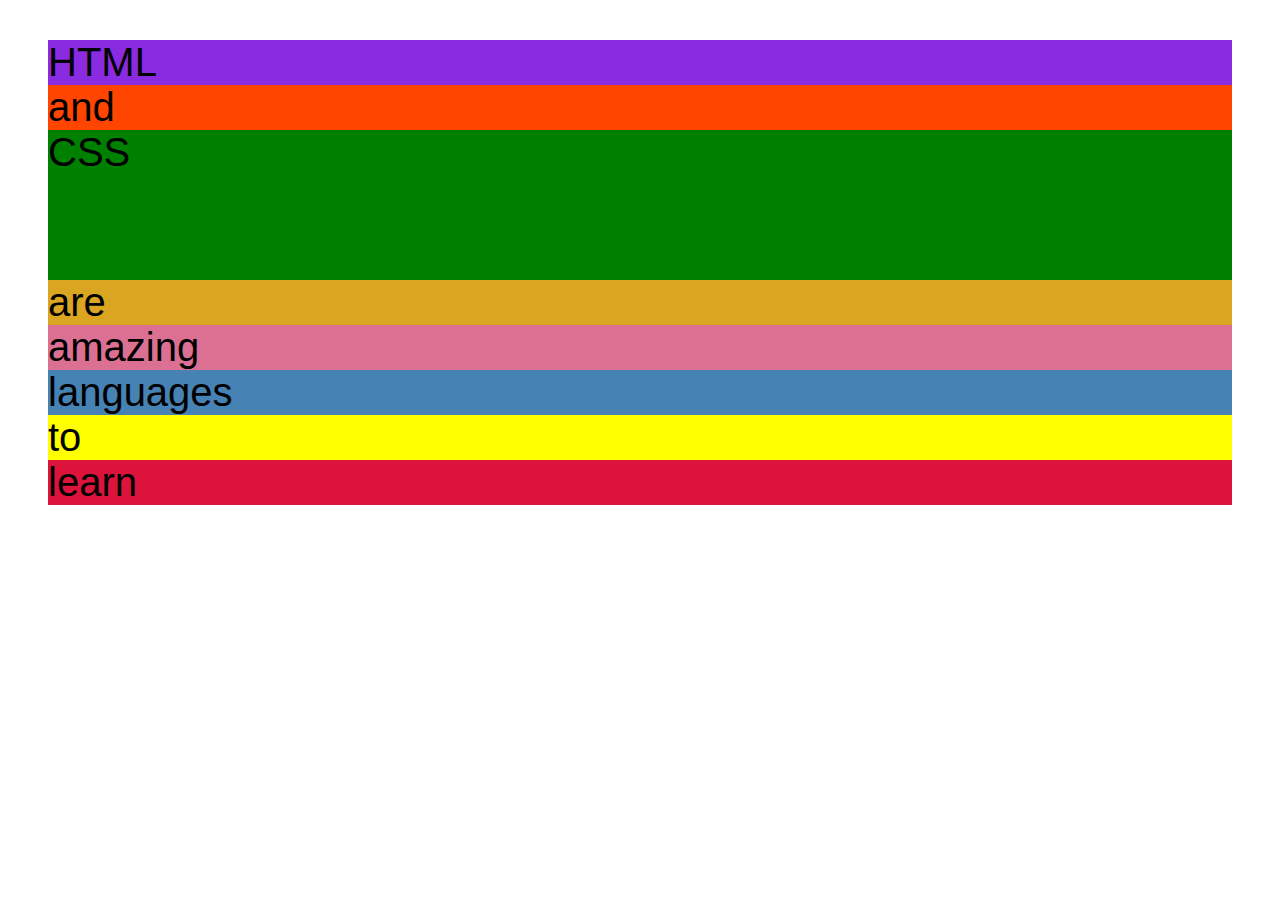
<file: 04-CSS-Layouts/flexbox.html>
<!DOCTYPE html>
<html lang="en">
  <head>
    <meta charset="UTF-8" />
    <meta http-equiv="X-UA-Compatible" content="IE=edge" />
    <meta name="viewport" content="width=device-width, initial-scale=1.0" />
    <title>Flexbox</title>
    <style>
      .el--1 {
        background-color: blueviolet;
      }
      .el--2 {
        background-color: orangered;
      }
      .el--3 {
        background-color: green;
        height: 150px;
      }
      .el--4 {
        background-color: goldenrod;
      }
      .el--5 {
        background-color: palevioletred;
      }
      .el--6 {
        background-color: steelblue;
      }
      .el--7 {
        background-color: yellow;
      }
      .el--8 {
        background-color: crimson;
      }

      .container {
        /* STARTER */
        font-family: sans-serif;
        background-color: #ddd;
        font-size: 40px;
        margin: 40px;

        /* FLEXBOX */
      }
    </style>
  </head>
  <body>
    <div class="container">
      <div class="el el--1">HTML</div>
      <div class="el el--2">and</div>
      <div class="el el--3">CSS</div>
      <div class="el el--4">are</div>
      <div class="el el--5">amazing</div>
      <div class="el el--6">languages</div>
      <div class="el el--7">to</div>
      <div class="el el--8">learn</div>
    </div>
  </body>
</html>
</file>
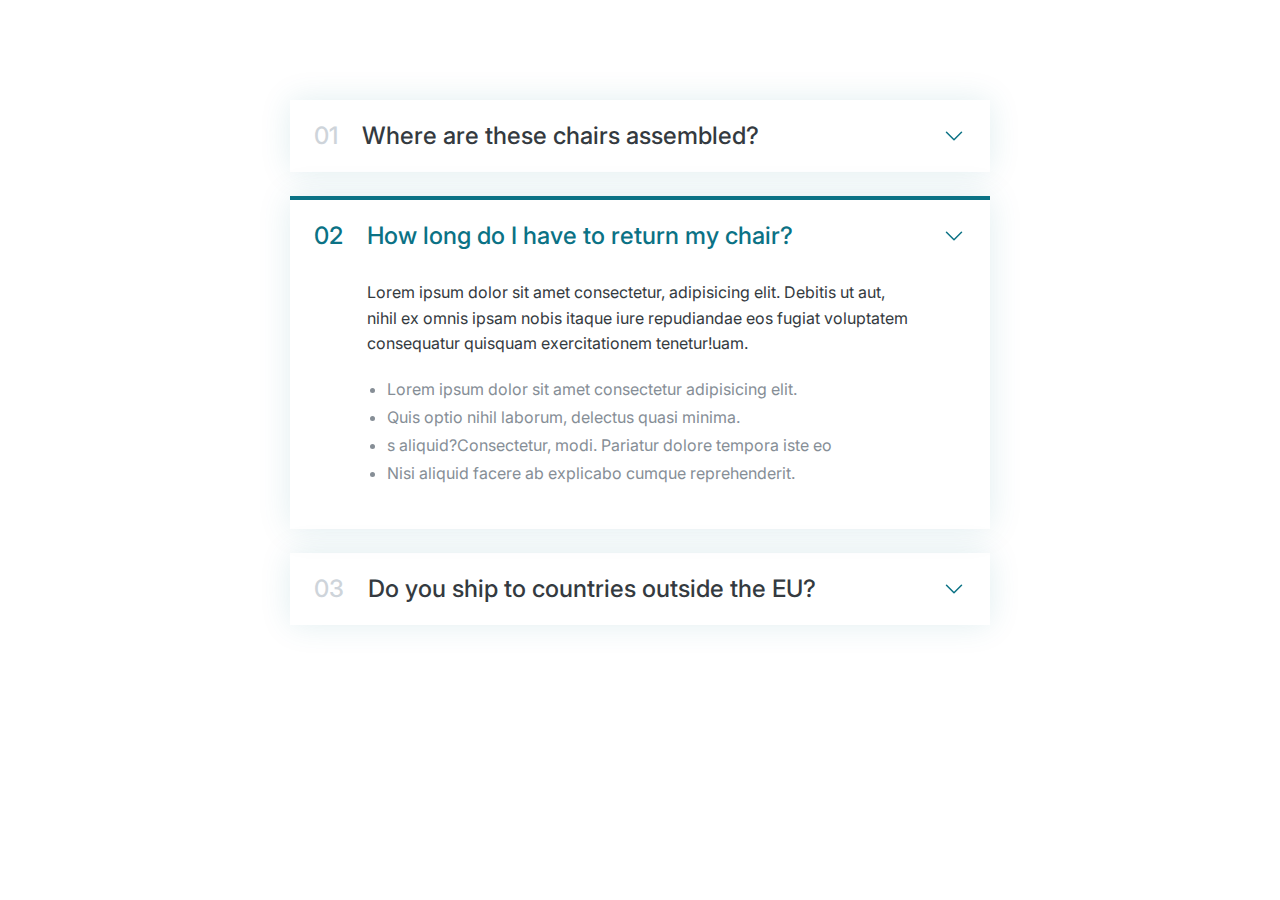
<file: 06-Components/01-accordion.html>
<!DOCTYPE html>
<html lang="en">
  <head>
    <meta charset="UTF-8" />
    <meta name="viewport" content="width=device-width, initial-scale=1.0" />
    <link rel="preconnect" href="https://fonts.gstatic.com" crossorigin />
    <link
      href="https://fonts.googleapis.com/css2?family=Inter:wght@100..900&display=swap"
      rel="stylesheet"
    />
    <title>Accordion Component</title>

    <style>
      /* MAIN COLOR:#0b7285
      GREY COLOR:#343a40*/

      * {
        margin: 0;
        padding: 0;
        box-sizing: border-box;
      }

      /* ------------------------ */
      /* GENERAL STYLES */
      /* ------------------------ */
      body {
        font-family: "Inter", sans-serif;
        color: #343a40;
        line-height: 1;
      }
      .accordion {
        width: 700px;
        margin: 100px auto;
        display: flex;
        flex-direction: column;
        gap: 24px;
      }
      .item{
        box-shadow: 0 0 32px rgba(11, 115, 133, 0.123);
        padding: 24PX;
        display: grid;
        grid-template-columns: auto 1fr auto;
        column-gap: 24px;
        row-gap: 32px;
      }
      .number, .text{
        font-size: 24px;
        font-weight: 500;
        /* color: #0b7285; */
      }
      .number{
        color:#ced4da ;
      }
      .icon{
        width: 24px;
        height: 24px;
        stroke: #0b7285;
      }
      .hidden-box{
        grid-column: 2;
        display: none;
      }

      .hidden-box p {
        line-height: 1.6;
        margin-bottom: 24px;
      }
      .hidden-box ul {
        color: #868e96;
        margin-left: 20px;
        display: flex;
        flex-direction: column;
        gap: 12px;
      }

      .open{
        border-top: 4px solid #0b7285;
      }

      .open .hidden-box{
        display: block;
      }

      .open .number, .open .text{
        color: #0b7285;
      }
    </style>
  </head>
  <div class="accordion">
    <div class="item">

      <p class="number">01</p>
      <p class="text">Where are these chairs assembled?</p>
      <svg
      xmlns="http://www.w3.org/2000/svg"
      fill="none"
      viewBox="0 0 24 24"
      stroke-width="1.5"
      stroke="currentColor"
      class="icon"
    >
      <path
        stroke-linecap="round"
        stroke-linejoin="round"
        d="m19.5 8.25-7.5 7.5-7.5-7.5"
      />
    </svg>
    <div class="hidden-box">
      
      <p>
        Lorem ipsum dolor sit amet consectetur, adipisicing elit. Debitis ut aut,
        nihil ex omnis ipsam nobis itaque iure repudiandae eos fugiat voluptatem
        consequatur quisquam exercitationem tenetur!uam.
        <ul>
        <li>Lorem ipsum dolor sit amet consectetur adipisicing elit.</li>
           <li> Quis optio nihil laborum, delectus quasi minima. </li>
           
           <li>s aliquid?Consectetur, modi. Pariatur dolore tempora iste eo </li>
           <li>Nisi aliquid facere ab explicabo cumque reprehenderit.</li>
    
          </ul>
        </p>
      </div>
      </div>

    <div class="item open">

      <p class="number">02</p>
      <p class="text">How long do I have to return my chair?</p>
      <svg
      xmlns="http://www.w3.org/2000/svg"
      fill="none"
      viewBox="0 0 24 24"
      stroke-width="1.5"
      stroke="currentColor"
      class="icon"
    >
      <path
        stroke-linecap="round"
        stroke-linejoin="round"
        d="m19.5 8.25-7.5 7.5-7.5-7.5"
      />
    </svg>
    <div class="hidden-box">
      
      <p>
        Lorem ipsum dolor sit amet consectetur, adipisicing elit. Debitis ut aut,
        nihil ex omnis ipsam nobis itaque iure repudiandae eos fugiat voluptatem
        consequatur quisquam exercitationem tenetur!uam.
        <ul>
        <li>Lorem ipsum dolor sit amet consectetur adipisicing elit.</li>
           <li> Quis optio nihil laborum, delectus quasi minima. </li>
           
           <li>s aliquid?Consectetur, modi. Pariatur dolore tempora iste eo </li>
           <li>Nisi aliquid facere ab explicabo cumque reprehenderit.</li>
    
          </ul>
        </p>
      </div>
      </div>
    
      <div class="item">
  
        <p class="number">03</p>
        <p class="text">Do you ship to countries outside the EU?</p>
        <svg
        xmlns="http://www.w3.org/2000/svg"
        fill="none"
        viewBox="0 0 24 24"
        stroke-width="1.5"
        stroke="currentColor"
        class="icon"
      >
        <path
          stroke-linecap="round"
          stroke-linejoin="round"
          d="m19.5 8.25-7.5 7.5-7.5-7.5"
        />
      </svg>
      <div class="hidden-box">
        
        <p>
          Lorem ipsum dolor sit amet consectetur, adipisicing elit. Debitis ut aut,
          nihil ex omnis ipsam nobis itaque iure repudiandae eos fugiat voluptatem
          consequatur quisquam exercitationem tenetur!uam.
          <ul>
          <li>Lorem ipsum dolor sit amet consectetur adipisicing elit.</li>
             <li> Quis optio nihil laborum, delectus quasi minima. </li>
             
             <li>s aliquid?Consectetur, modi. Pariatur dolore tempora iste eo </li>
             <li>Nisi aliquid facere ab explicabo cumque reprehenderit.</li>
      
            </ul>
          </p>
        </div>
        </div>
      </div>
  </body>
  </html>
</file>
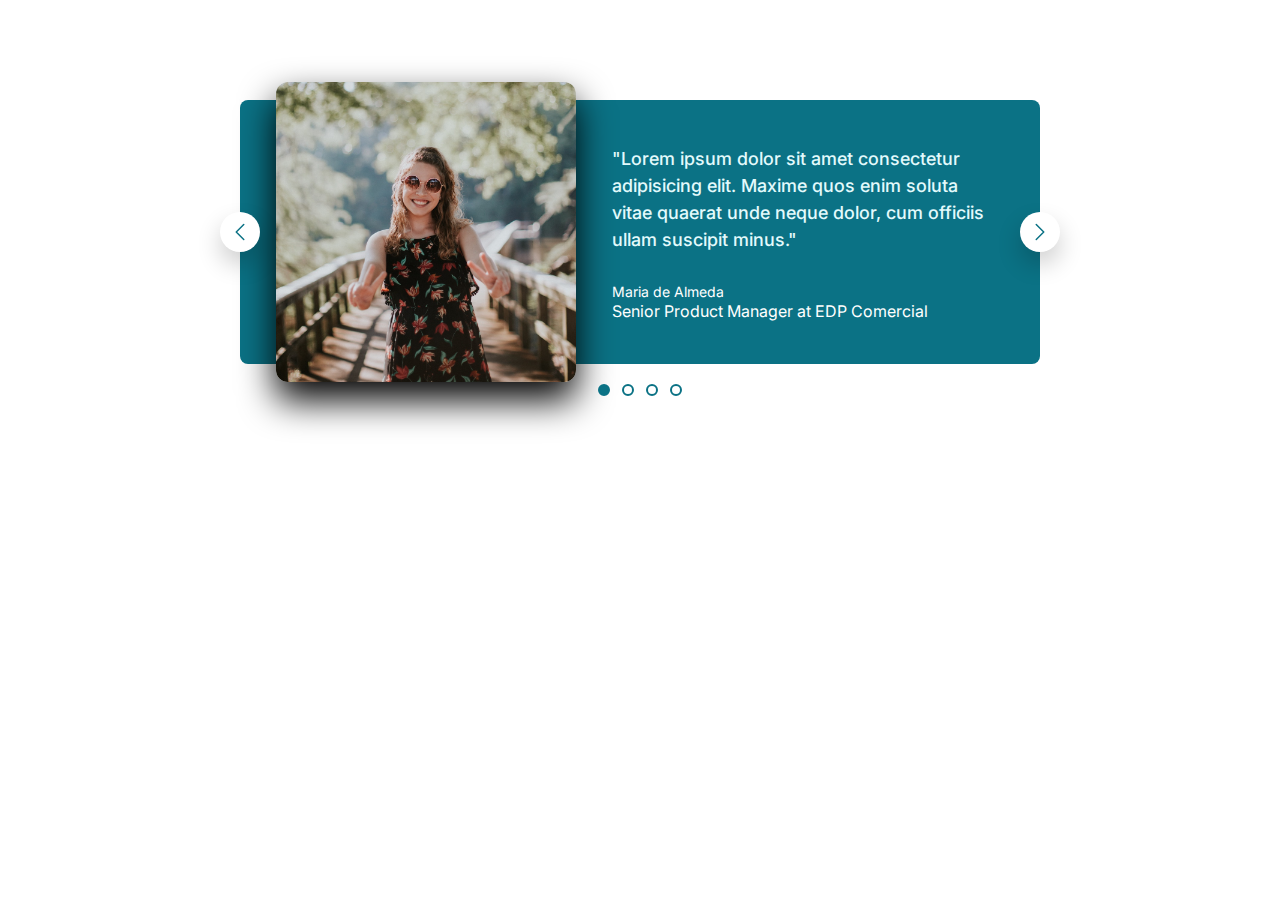
<file: 06-Components/02-carousel.html>
<!DOCTYPE html>
<html lang="en">
  <head>
    <meta charset="UTF-8" />
    <meta name="viewport" content="width=device-width, initial-scale=1.0" />
    <link rel="preconnect" href="https://fonts.gstatic.com" crossorigin />
    <link
      href="https://fonts.googleapis.com/css2?family=Inter:wght@100..900&display=swap"
      rel="stylesheet"
    />
    <title>Carousel</title>

    <style>
      /* MAIN COLOR:#0b7285
      GREY COLOR:#343a40*/

      * {
        margin: 0;
        padding: 0;
        box-sizing: border-box;
      }

      /* ------------------------ */
      /* GENERAL STYLES */
      /* ------------------------ */
      body {
        font-family: "Inter", sans-serif;
        color: #343a40;
        line-height: 1;
      }
      .carousel {
        background-color: #0b7285;
        width: 800px;
        margin: 100px auto;
        border-radius: 8px;
        color: #fff;
        padding: 32px;
        padding-left: 86px;
        padding-right: 48px;
        display: flex;
        align-items: center;
        gap: 86px;
        position: relative;
      }

      img {
        height: 200px;
        border-radius: 8px;
        transform: scale(1.5);
        box-shadow: 0 12px 24px rgba(0, 0, 0, 1);
      }

      .testimonial-text {
        font-size: 18px;
        font-weight: 500;
        line-height: 1.5;
        margin-bottom: 32px;
        color: #e3fafc;
      }
      .testimonial-author {
        font-size: 14px;
        margin-bottom: 4px;
      }
      .testimonial-job {
        font: 12px;
      }
      .btn {
        background-color: #fff;
        border: none;
        height: 40px;
        width: 40px;
        border-radius: 50%;
        position: absolute;
        box-shadow: 0 12px 24px rgba(0, 0, 0, 0.2);
        cursor: pointer;

        display: flex;
        align-items: center;
        justify-content: center;
      }
      .btn--left {
        left: 0;
        top: 50%;
        transform: translate(-50%, -50%);
      }
      .btn--right {
        right: 0;
        top: 50%;
        transform: translate(50%, -50%);
      }
      .icon {
        height: 24px;
        width: 24px;
        stroke: #0b7285;
      }
      .dots {
        position: absolute;
        left: 50%;
        bottom: 0;
        transform: translate(-50%, 32px);
        display: flex;
        gap: 12px;
      }
      .dot {
        height: 12px;
        width: 12px;
        background-color: #fff;
        border: 2px solid #0b7285;
        border-radius: 50%;
        cursor: crosshair;
      }
      .dot--fill {
        background-color: #0b7285;
      }
    </style>
  </head>
  <body>
    <div class="carousel">
      <img src="maria.jpg" alt="Maria de Almeida" />
      <blockquote class="testimonial">
        <p class="testimonial-text">
          "Lorem ipsum dolor sit amet consectetur adipisicing elit. Maxime quos
          enim soluta vitae quaerat unde neque dolor, cum officiis ullam
          suscipit minus."
        </p>
        <p class="testimonial-author">Maria de Almeda</p>
        <p class="testimonial-job">Senior Product Manager at EDP Comercial</p>
      </blockquote>
      <button class="btn btn--left">
        <svg
          xmlns="http://www.w3.org/2000/svg"
          fill="none"
          viewBox="0 0 24 24"
          stroke-width="1.5"
          stroke="currentColor"
          class="icon"
        >
          <path
            stroke-linecap="round"
            stroke-linejoin="round"
            d="M15.75 19.5 8.25 12l7.5-7.5"
          />
        </svg>
      </button>
      <button class="btn btn--right">
        <svg
          xmlns="http://www.w3.org/2000/svg"
          fill="none"
          viewBox="0 0 24 24"
          stroke-width="1.5"
          stroke="currentColor"
          class="icon"
        >
          <path
            stroke-linecap="round"
            stroke-linejoin="round"
            d="m8.25 4.5 7.5 7.5-7.5 7.5"
          />
        </svg>
      </button>
      <div class="dots">
        <button class="dot dot--fill">&nbsp;</button>
        <button class="dot">&nbsp;</button>
        <button class="dot">&nbsp;</button>
        <button class="dot">&nbsp;</button>
      </div>
    </div>
  </body>
</html>
</file>
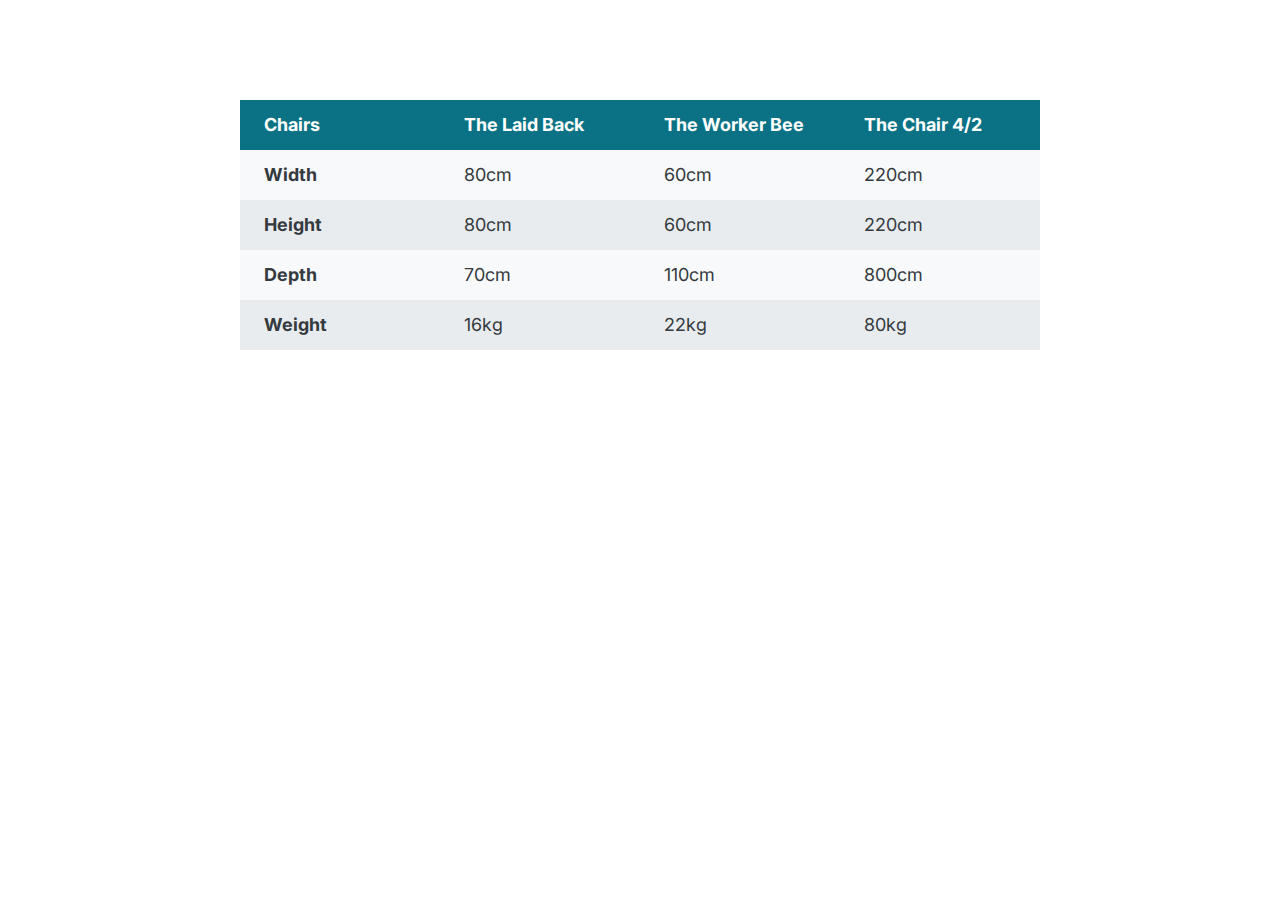
<file: 06-Components/03-table.html>
<!DOCTYPE html>
<html lang="en">
  <head>
    <meta charset="UTF-8" />
    <meta name="viewport" content="width=device-width, initial-scale=1.0" />
    <link rel="preconnect" href="https://fonts.gstatic.com" crossorigin />
    <link
      href="https://fonts.googleapis.com/css2?family=Inter:wght@100..900&display=swap"
      rel="stylesheet"
    />
    <title>Carousel</title>

    <style>
      /* MAIN COLOR:#0b7285
      GREY COLOR:#343a40*/

      * {
        margin: 0;
        padding: 0;
        box-sizing: border-box;
      }

      /* ------------------------ */
      /* GENERAL STYLES */
      /* ------------------------ */
      body {
        font-family: "Inter", sans-serif;
        color: #343a40;
        line-height: 1;
        display: flex;
        justify-content: center;
      }
      table {
        width: 800px;
        margin-top: 100px;
        /* border: 1px solid #343a40; */
        border-collapse: collapse;
        font-size: 18px;
      }

      td,
      th {
        /* border: 1px solid #343a40; */
        padding: 16px 24px;
        text-align: left;
      }

      thead th {
        background-color: #0b7285;
        color: #fff;
        width: 25%;
      }

      tbody tr:nth-child(odd) {
        background-color: #f8f9fa;
      }
      tbody tr:nth-child(even) {
        background-color: #e9ecef;
      }
    </style>
  </head>
  <body>
    <table>
      <thead>
        <tr>
          <th>Chairs</th>
          <th>The Laid Back</th>
          <th>The Worker Bee</th>
          <th>The Chair 4/2</th>
        </tr>
      </thead>
      <tbody>
        <tr>
          <th>Width</th>
          <td>80cm</td>
          <td>60cm</td>
          <td>220cm</td>
        </tr>
        <tr>
          <th>Height</th>
          <td>80cm</td>
          <td>60cm</td>
          <td>220cm</td>
        </tr>
        <tr>
          <th>Depth</th>
          <td>70cm</td>
          <td>110cm</td>
          <td>800cm</td>
        </tr>
        <tr>
          <th>Weight</th>
          <td>16kg</td>
          <td>22kg</td>
          <td>80kg</td>
        </tr>
      </tbody>
    </table>
  </body>
</html>
</file>
<file: 03-CSS-Fundamentals/style.css>
* {
  /* border-top: 10px solid #1098ad; */
  margin: 0;
  padding: 0;
}

/* PAGE SECTIONS */
body {
  color: #444;
  font-family: sans-serif;

  border-top: 10px solid #1098ad;
  position: relative;
}

.container {
  width: 800px;
  /* margin-left: auto;
  margin-right: auto; */
  margin: 0 auto;
}

.main-header {
  background-color: #f7f7f7;
  /* padding: 20px;
  padding-left: 40px;
  padding-right: 40px; */
  padding: 20px 40px;
  margin-bottom: 60px;
  /* height: 80px; */
}

nav {
  font-size: 18px;
  /* text-align: center; */
}

article {
  margin-bottom: 60px;
}

.post-header {
  margin-bottom: 40px;
  /* position: relative; */
}

aside {
  background-color: #f7f7f7;
  border-top: 5px solid #1098ad;
  border-bottom: 5px solid #1098ad;
  /* padding-top: 50px;
  padding-bottom: 50px; */
  padding: 50px 0;
  width: 500px;
}

/* SMALLER ELEMENTS */
h1,
h2,
h3 {
  color: #1098ad;
}

h1 {
  font-size: 26px;
  text-transform: uppercase;
  font-style: italic;
}

h2 {
  font-size: 40px;
  margin-bottom: 30px;
}

h3 {
  font-size: 30px;
  margin-bottom: 20px;
  margin-top: 40px;
}

h4 {
  font-size: 20px;
  text-transform: uppercase;
  text-align: center;
}

p {
  font-size: 22px;
  line-height: 1.5;
  margin-bottom: 15px;
}

ul,
ol {
  margin-left: 50px;
  margin-bottom: 20px;
}

li {
  font-size: 20px;
  margin-bottom: 10px;
  /* display: inline; */
}

li:last-child {
  margin-bottom: 0;
}

/* footer p {
  font-size: 16px;
} */

/* article header p {
  font-style: italic;
} */

#author {
  font-style: italic;
  font-size: 18px;
}

#copyright {
  font-size: 16px;
}

.related-author {
  font-size: 18px;
  font-weight: bold;
}

/* ul {
  list-style: none;
} */

.related {
  list-style: none;
}

body {
  /* background-color: orangered; */
}

/* .first-li {
  font-weight: bold;
} */

li:first-child {
  font-weight: bold;
}

li:last-child {
  font-style: italic;
}

li:nth-child(even) {
  /* color: red; */
}

/* Misconception: this won't work! */
article p:first-child {
  color: red;
}

/* Styling links */
a:link {
  color: #1098ad;
  text-decoration: none;
}

a:visited {
  /* color: #777; */
  color: #1098ad;
}

a:hover {
  color: orangered;
  font-weight: bold;
  text-decoration: underline orangered;
}

a:active {
  background-color: black;
  font-style: italic;
}
/* LVHA */

.post-img {
  width: 100%;
  height: auto;
}

nav a:link {
  /* background-color: orangered;
  margin: 20px;
  padding: 20px;

  display: block; */

  margin-right: 30px;
  margin-top: 10px;
  display: inline-block;
}

nav a:link:last-child {
  margin-right: 0;
}

button {
  font-size: 22px;
  padding: 20px;
  cursor: pointer;

  position: absolute;
  /* top: 50px;
  left: 50px; */
  bottom: 50px;
  right: 50px;
}

h1::first-letter {
  font-style: normal;
  margin-right: 5px;
}

h3 + p::first-line {
  /* color: red; */
}

h2 {
  /* background-color: orange; */
  position: relative;
}

h2::before {
  content: "TOP";
  background-color: #ffe70e;
  color: #444;
  font-size: 16px;
  font-weight: bold;
  display: inline-block;
  padding: 5px 10px;
  position: absolute;
  top: -10px;
  right: -25px;
}

/* Resolving conflicts */
/* #copyright {
  color: red;
}

.copyright {
  color: blue;
}

.text {
  color: yellow;
}

footer p {
  color: green !important;
} */

/* nav a:link,
nav p {
  font-size: 18px;
} */
</file>
<file: 04-CSS-Layouts/style.css>
* {
  /* border-top: 10px solid #1098ad; */
  margin: 0;
  padding: 0;
  box-sizing: border-box;
}

/* PAGE SECTIONS */
body {
  color: #444;
  font-family: sans-serif;

  border-top: 10px solid #1098ad;
  position: relative;
}

.container {
  width: 1200px;
  /* margin-left: auto;
  margin-right: auto; */
  margin: 0 auto;
}

.main-header {
  background-color: #f7f7f7;
  /* background-color: tomato; */
  /* padding: 20px;
  padding-left: 40px;
  padding-right: 40px; */
  padding: 20px 40px;
  margin-bottom: 60px;
  /* height: 80px; */
}

nav {
  font-size: 18px;
  /* text-align: center; */
}

article {
  margin-bottom: 60px;
}

.post-header {
  margin-bottom: 40px;
  /* position: relative; */
}

aside {
  background-color: #f7f7f7;
  border-top: 5px solid #1098ad;
  border-bottom: 5px solid #1098ad;
  padding: 50px 40px;
}

/* SMALLER ELEMENTS */
h1,
h2,
h3 {
  color: #1098ad;
}

h1 {
  font-size: 26px;
  text-transform: uppercase;
  font-style: italic;
}

h2 {
  font-size: 40px;
  margin-bottom: 30px;
}

h3 {
  font-size: 30px;
  margin-bottom: 20px;
  margin-top: 40px;
}

h4 {
  font-size: 20px;
  text-transform: uppercase;
  text-align: center;
  margin-bottom: 30px;
}

p {
  font-size: 22px;
  line-height: 1.5;
  margin-bottom: 15px;
}

ul,
ol {
  margin-left: 50px;
  margin-bottom: 20px;
}

li {
  font-size: 20px;
  margin-bottom: 10px;
  /* display: inline; */
}

li:last-child {
  margin-bottom: 0;
}

/* footer p {
  font-size: 16px;
} */

/* article header p {
  font-style: italic;
} */

#author {
  font-style: italic;
  font-size: 18px;
}

#copyright {
  font-size: 16px;
}

.related-author {
  font-size: 18px;
  font-weight: bold;
}

/* ul {
  list-style: none;
} */

.related {
  list-style: none;
  margin-left: 0;
}

body {
  /* background-color: orangered; */
}

/* .first-li {
  font-weight: bold;
} */

li:first-child {
  font-weight: bold;
}

li:last-child {
  font-style: italic;
}

li:nth-child(even) {
  /* color: red; */
}

/* Misconception: this won't work! */
article p:first-child {
  color: red;
}

/* Styling links */
a:link {
  color: #1098ad;
  text-decoration: none;
}

a:visited {
  /* color: #777; */
  color: #1098ad;
}

a:hover {
  color: orangered;
  font-weight: bold;
  text-decoration: underline orangered;
}

a:active {
  background-color: black;
  font-style: italic;
}
/* LVHA */

.post-img {
  width: 100%;
  height: auto;
}

nav a:link {
  /* background-color: orangered;
  margin: 20px;
  padding: 20px;

  display: block; */

  margin-right: 30px;

  display: inline-block;
}

nav a:link:last-child {
  margin-right: 0;
}

button {
  font-size: 22px;
  padding: 20px;
  cursor: pointer;

  position: absolute;
  /* top: 50px;
  left: 50px; */
  bottom: 50px;
  right: 50px;
}

h1::first-letter {
  font-style: normal;
  margin-right: 5px;
}

h3 + p::first-line {
  /* color: red; */
}

h2 {
  /* background-color: orange; */
  position: relative;
}

h2::before {
  content: "TOP";
  background-color: #ffe70e;
  color: #444;
  font-size: 16px;
  font-weight: bold;
  display: inline-block;
  padding: 5px 10px;
  position: absolute;
  top: -10px;
  right: -25px;
}

/* Resolving conflicts */
/* #copyright {
  color: red;
}

.copyright {
  color: blue;
}

.text {
  color: yellow;
}

footer p {
  color: green !important;
} */

/* nav a:link,
nav p {
  font-size: 18px;
} */

/*

/*FLOATS
.author {
  float: left;
  margin-left: 20px;
  margin-top: 10px;
}
.author-img {
  float: left;
  margin-bottom: 20px;
}

h1 {
  float: left;
}

nav {
  float: right;
}

/* .clear { */
/* clear: both; */
/* } 

.clearfix::after {
  clear: both;
  content: "";
  display: block;
}

article {
   background-color: cornflowerblue; 
  width: 825px;
  float: left;
}
aside {
  /* NPVTGL */
/* background-color: darkred; 
  width: 300px;
  float: right;
}

footer {
  background-color: sienna;
  clear: both;
}

 */

/* FLEXBOX */
.main-header {
  display: flex;
  align-items: center;
  justify-content: space-between;
}

.author-box {
  display: flex;
  align-items: center;
  margin-bottom: 15px;
}

.author {
  margin-bottom: 0;
  margin-left: 15px;
}

.related-post {
  display: flex;
  align-items: center;
  gap: 20px;
}

.related-link:link {
  font-size: 17px;
  font-weight: bold;
  font-style: normal;
  margin-bottom: 5px;
  display: block;
}

.related-author {
  margin-bottom: 0;
  font-size: 14px;
  font-weight: normal;
  font-style: italic;
}
/* 
.row {
  display: flex;
  gap: 75px;
  margin-bottom: 60px;
  align-items: flex-start;
}

article {
  flex: 0 0 825px;
  margin-bottom: 0;
}

aside {
  flex: 0 0 300px;
} */

/* GRID */

.container {
  display: grid;
  grid-template-columns: 1fr 300px;
  column-gap: 75px;
  row-gap: 60px;
  margin-bottom: 0;
  align-items: start;
}
.main-header {
  grid-column: 1 / span 2;
  margin-bottom: 0;
}

article {
}
aside {
}
footer {
  grid-column: 1 / -1;
}
</file>
<file: 05-Design/style.css>
/*
SPACING SYSTEM (px)
2 / 4 / 8 / 12 / 16 / 24 / 32 / 48 / 64 / 80 / 96 / 128

FONT SIZE SYSTEM (px)
10 / 12 / 14 / 16 / 18 / 20 / 24 / 30 / 36 / 44 / 52 / 62 / 74 / 86 / 98
*/

/* MAIN COLOR:#0b7285
GREY COLOR:#343a40*/

* {
  margin: 0;
  padding: 0;
  box-sizing: border-box;
}

/* ------------------------ */
/* GENERAL STYLES */
/* ------------------------ */
body {
  font-family: "Inter", sans-serif;
  line-height: 1.1;
  letter-spacing: 1px;
  color: #343a40;
  border-bottom: 8px solid #0b7285;
}

.container {
  width: 960px;
  margin: 0 auto;
}

header,
section {
  margin-bottom: 96px;
}

h2 {
  margin-bottom: 48px;
  font-size: 36px;
  letter-spacing: -0.5px;
}

.grid-3-cols {
  display: grid;
  grid-template-columns: repeat(3, 1fr);
  column-gap: 80px;
}
.btn:link,
.btn:visited {
  background-color: #0b7285;
  color: #fff;
  text-decoration: none;
  text-transform: uppercase;
  font-weight: 500;
  display: inline-block;
  border-radius: 100px;
}

.btn:hover,
.btn:active {
  background-color: #0c8599;
}

.btn--big {
  font-size: 18px;
  padding: 16px 32px;
}

.btn--small {
  font-size: 14px;
  padding: 8px 12px;
}

img {
  border-radius: 12px;
}
/* ------------------------ */
/* COMPONENT STYLES */
/* ------------------------ */

/* HEADER */
header {
  display: grid;
  grid-template-columns: repeat(2, 1fr);
  column-gap: 80px;
  margin-top: 64px;
}

.header-text-box {
  align-self: center;
}

h1 {
  margin-bottom: 32px;
  font-size: 44px;
  line-height: 1.1;
  letter-spacing: -1px;
  /* text-shadow: 0px 20px 30px rgba(0, 0, 0, 0.07); */
}

.header-text {
  margin-bottom: 24px;
  font-size: 18px;
  line-height: 1.6;
}

img {
  width: 100%;
}

/* FEATURES */
.features-icon {
  color: #0b7285;
  width: 32px;
  height: 32px;
  margin-bottom: 24px;
}

.features-title {
  margin-bottom: 16px;
  font-size: 20px;
}

.features-text {
  font-size: 18px;
  line-height: 1.6;
}

/* TESTIMONIAL */
.testimonial-section {
  background-color: #0b7285;
  color: #fff;
  padding: 24px;
  border-radius: 12px;
}

.testimonial-box {
  grid-column: 2 / -1;
  align-self: center;
}

.testimonial-box h2 {
  margin-bottom: 24px;
  font-size: 24px;
}

.testimonial-text {
  font-style: italic;
  font-size: 18px;
  line-height: 1.6;
  margin-bottom: 24px;
  color: #e3fafc;
}

.testimonial-author {
  color: #c5f6fa;
}
/* CHAIRS */

.chair {
  box-shadow: 0px 20px 30px 0 rgba(0, 0, 0, 0.07);
  border-radius: 12px;
}

.chair img {
  border-bottom-left-radius: 0;
  border-bottom-right-radius: 0;
}
.chair-box {
  padding: 32px;
}

h3 {
  margin-bottom: 24px;
  font-size: 20px;
}

.chair-details {
  list-style: none;
  margin-bottom: 48px;
}

.chair-details li {
  display: flex;
  align-items: center;
  gap: 12px;
  margin-bottom: 16px;
}

.chair-details li:last-child {
  margin-bottom: 0;
}

.chair-icon {
  stroke: #0b7285;
  width: 24px;
  height: 24px;
}

.chair-price {
  display: flex;
  justify-content: space-between;
  font-size: 20px;
  align-items: center;
}

footer {
  margin-bottom: 48px;
  font-size: 14px;
  color: #495057;
}
</file>
